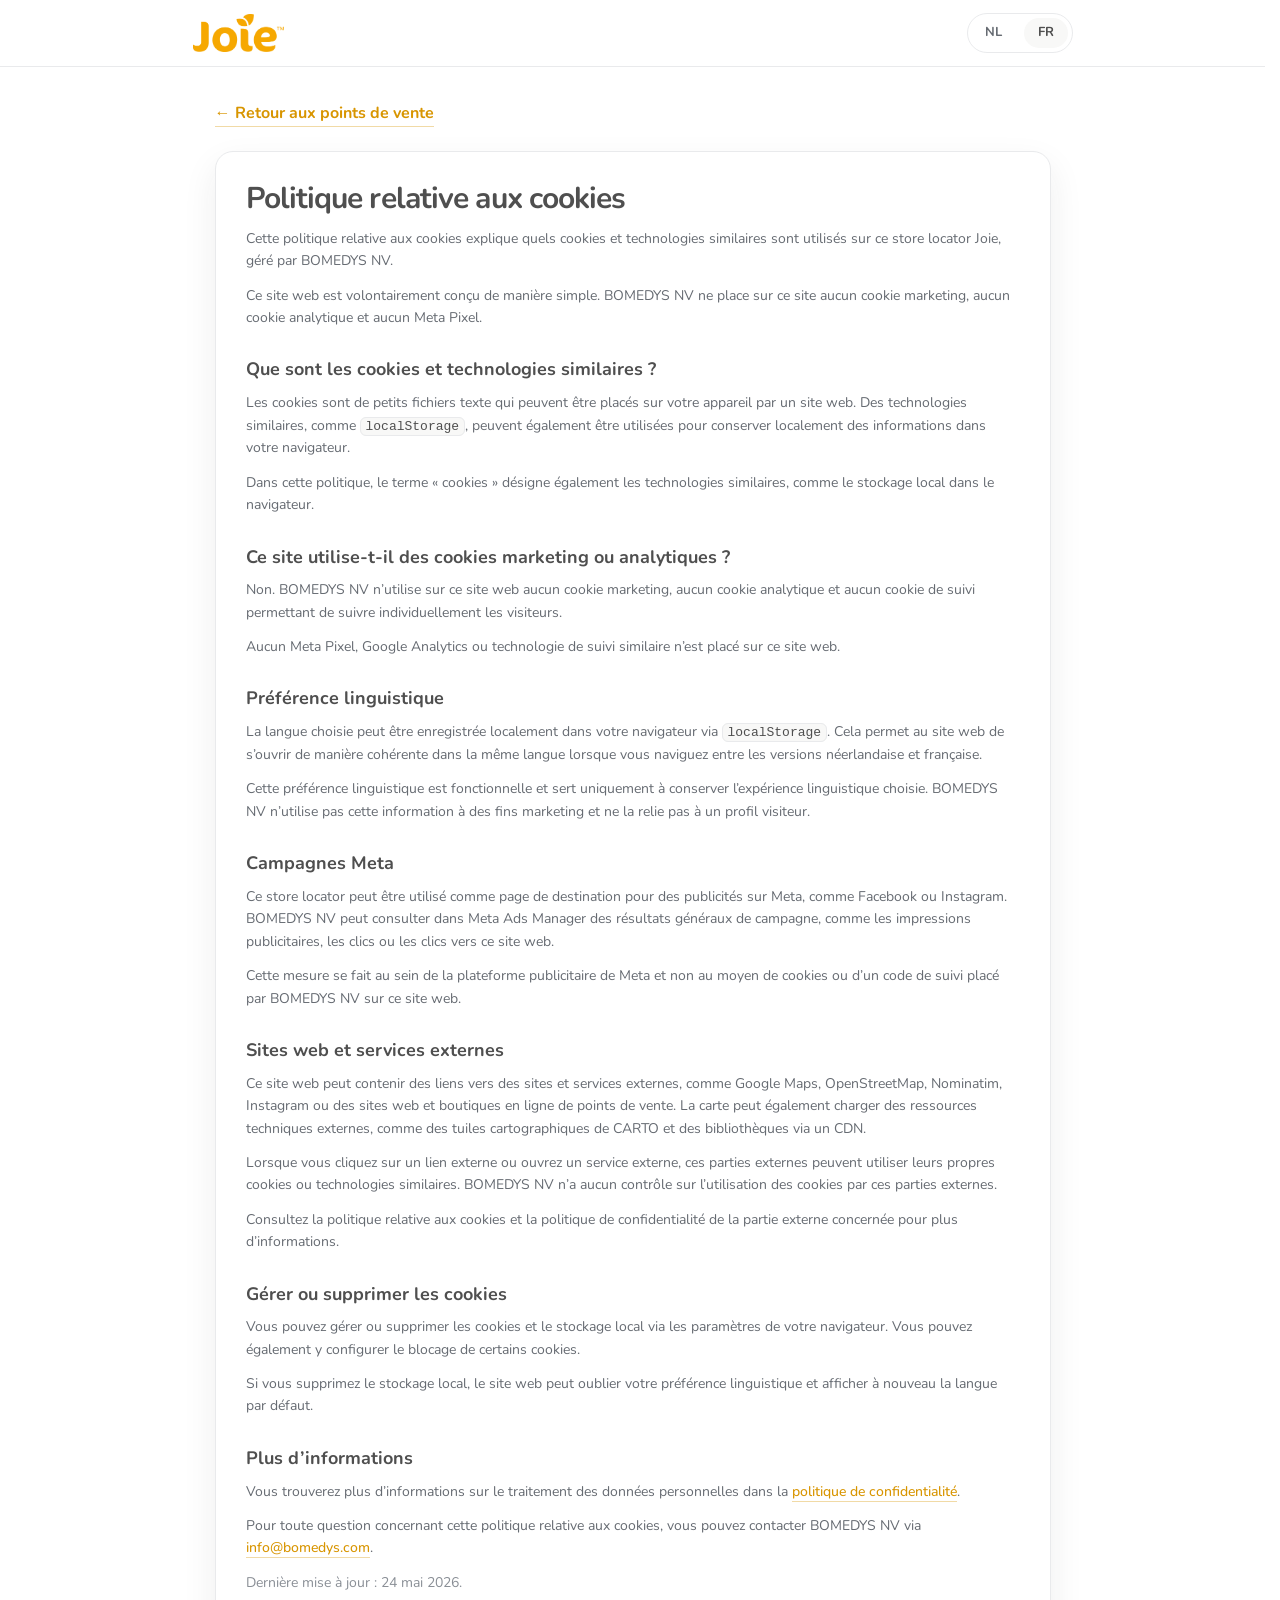
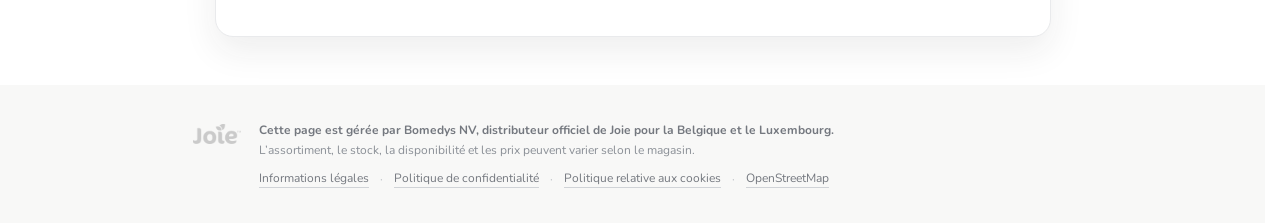
<file: cookies-fr.html>
<!DOCTYPE html>
<html lang="fr">
<head>
  <meta charset="UTF-8">
  <meta name="viewport" content="width=device-width, initial-scale=1.0">
  <title>Politique relative aux cookies | Points de vente Joie Belgique et Luxembourg</title>
  <meta name="description" content="Politique relative aux cookies du store locator Joie pour la Belgique et le Luxembourg, géré par BOMEDYS NV.">
  <meta name="robots" content="noindex, follow">

  <link rel="preconnect" href="https://fonts.googleapis.com">
  <link rel="preconnect" href="https://fonts.gstatic.com" crossorigin>
  <link href="https://fonts.googleapis.com/css2?family=Nunito:wght@400;500;600;700;800&display=swap" rel="stylesheet">

  <style>
    :root {
      --joie-yellow: #F2A900;
      --joie-yellow-dark: #D89500;
      --joie-blue: #407EC9;
      --text-main: #4F4F4F;
      --text-muted: #666B72;
      --text-soft: #8A8F96;
      --line: #E9EAEC;
      --surface: #FFFFFF;
      --surface-soft: #F8F8F7;
      --surface-warm: #FFF8E7;
      --shadow: 0 14px 34px rgba(35, 37, 41, 0.08);
      --content-width: 880px;
      --page-padding-x: 22px;
      --header-logo-height: 38px;
    }

    * {
      margin: 0;
      padding: 0;
      box-sizing: border-box;
    }

    html {
      scroll-behavior: smooth;
      overflow-y: scroll;
      scrollbar-gutter: stable;
    }

    body {
      min-height: 100vh;
      font-family: 'Nunito', -apple-system, BlinkMacSystemFont, 'Segoe UI', sans-serif;
      background: var(--surface);
      color: var(--text-main);
      line-height: 1.6;
      display: flex;
      flex-direction: column;
    }

    img {
      max-width: 100%;
    }

    a {
      color: inherit;
      text-decoration: none;
    }

    button,
    input {
      font: inherit;
    }

    .top-header {
      width: 100%;
      background: rgba(255, 255, 255, 0.96);
      border-bottom: 1px solid var(--line);
      padding: 13px var(--page-padding-x);
      position: sticky;
      top: 0;
      z-index: 10;
      backdrop-filter: blur(12px);
    }

    .header-content {
      max-width: var(--content-width);
      min-height: var(--header-logo-height);
      margin: 0 auto;
      display: flex;
      align-items: center;
      justify-content: space-between;
      gap: 16px;
    }

    .logo-container {
      height: var(--header-logo-height);
      display: inline-flex;
      align-items: center;
      line-height: 0;
      border-bottom: 0;
    }

    .logo-container img {
      display: block;
      height: 100%;
      width: auto;
      max-width: min(180px, 48vw);
    }

    .language-switch {
      display: flex;
      align-items: center;
      justify-content: center;
      gap: 8px;
      padding: 4px;
      border: 1px solid var(--line);
      border-radius: 999px;
      background: #fff;
    }

    .lang-btn {
      min-width: 44px;
      padding: 7px 13px;
      border: 0;
      border-radius: 999px;
      background: transparent;
      color: var(--text-muted);
      font-size: 13px;
      font-weight: 700;
      line-height: 1.2;
      text-align: center;
      cursor: pointer;
      transition: color 0.2s ease, background-color 0.2s ease;
    }

    .lang-btn:hover {
      color: var(--text-main);
      background: var(--surface-soft);
    }

    .lang-btn.active {
      background: var(--surface-soft);
      color: var(--text-main);
      box-shadow: none;
    }

    .page {
      width: 100%;
      max-width: var(--content-width);
      margin: 0 auto;
      padding: 34px var(--page-padding-x) 20px;
      flex: 1 0 auto;
    }

    .back-link {
      display: inline-flex;
      margin-bottom: 24px;
      font-weight: 700;
      color: var(--joie-yellow-dark);
      border-bottom: 1px solid rgba(216, 149, 0, 0.35);
    }

    .back-link:hover {
      border-bottom-color: var(--joie-yellow-dark);
    }

    .content-card {
      background: #fff;
      border: 1px solid var(--line);
      border-radius: 18px;
      padding: 30px;
      box-shadow: var(--shadow);
      font-size: 14px;
    }

    h1 {
      color: var(--text-main);
      font-size: clamp(24px, 5vw, 30px);
      line-height: 1.12;
      font-weight: 700;
      letter-spacing: -0.03em;
      margin-bottom: 12px;
    }

    h2 {
      font-size: 18px;
      margin: 26px 0 8px;
      font-weight: 700;
      color: var(--text-main);
    }

    p {
      color: var(--text-muted);
      margin-bottom: 12px;
    }

    ul {
      color: var(--text-muted);
      margin: 8px 0 14px 20px;
    }

    li {
      margin-bottom: 5px;
    }

    code {
      font-family: ui-monospace, SFMono-Regular, Menlo, Monaco, Consolas, monospace;
      font-size: 13px;
      background: var(--surface-soft);
      border: 1px solid var(--line);
      border-radius: 6px;
      padding: 1px 5px;
      color: var(--text-main);
    }

    .content-card a {
      color: var(--joie-yellow-dark);
      font-weight: 500;
      border-bottom: 1px solid rgba(216, 149, 0, 0.35);
    }

    .content-card a:hover {
      border-bottom-color: var(--joie-yellow-dark);
    }

    .small-note {
      font-size: 14px;
      color: var(--text-soft);
      margin-top: 4px;
    }

    .site-footer {
      margin-top: 28px;
      padding: 36px var(--page-padding-x);
      background: var(--surface-soft);
      color: var(--text-soft);
      font-size: 12px;
      line-height: 1.5;
      flex-shrink: 0;
    }

    .footer-content {
      width: 100%;
      max-width: var(--content-width);
      margin: 0 auto;
      display: grid;
      grid-template-columns: auto minmax(0, 1fr);
      gap: 18px;
      align-items: start;
    }

    .footer-logo {
      display: block;
      height: 20px;
      width: auto;
      margin-top: 3px;
      filter: grayscale(100%) contrast(110%);
      opacity: 0.64;
    }

    .footer-body {
      min-width: 0;
      display: flex;
      flex-direction: column;
      gap: 10px;
    }

    .footer-official {
      font-weight: 700;
      color: #74787F;
      margin-bottom: 2px;
    }

    .footer-disclaimer {
      color: var(--text-soft);
      margin-bottom: 0;
    }

    .footer-links {
      display: flex;
      flex-wrap: wrap;
      align-items: center;
      gap: 7px 11px;
      color: #A5A9AF;
    }

    .footer-links a {
      color: #74787F;
      border-bottom: 1px solid #D0D3D7;
    }

    .footer-links a:hover {
      color: var(--joie-yellow-dark);
      border-bottom-color: var(--joie-yellow-dark);
    }

    .footer-separator {
      color: #B8BBC1;
    }

    @media (max-width: 720px) {
      :root {
        --page-padding-x: 16px;
        --header-logo-height: 33px;
      }

      .top-header {
        padding-top: 10px;
        padding-bottom: 10px;
      }

      .header-content {
        position: relative;
        justify-content: center;
      }

      .logo-container {
        position: absolute;
        left: 0;
      }

      .language-switch {
        position: absolute;
        right: 0;
        margin: 0;
      }

      .content-card {
        padding: 22px;
        border-radius: 16px;
      }

      .footer-content {
        grid-template-columns: 1fr;
        text-align: center;
        justify-items: center;
        gap: 12px;
      }

      .site-footer {
        margin-top: 24px;
        padding: 32px 24px;
      }

      .footer-logo {
        margin: 0 auto;
      }

      .footer-body {
        align-items: center;
      }

      .footer-links {
        justify-content: center;
      }

      .lang-btn {
        min-width: 39px;
        padding: 6px 10px;
        font-size: 12px;
      }
    }
  </style>
</head>

<body>
  <header class="top-header">
    <div class="header-content">
      <a class="logo-container" href="./index-fr.html" aria-label="Joie">
        <img src="Joie-Logo.webp" alt="Joie">
      </a>

      <nav class="language-switch" aria-label="Taalkeuze / Choix de langue">
        <a class="lang-btn" href="./cookies.html" hreflang="nl">NL</a>
        <a class="lang-btn active" href="./cookies-fr.html" hreflang="fr">FR</a>
      </nav>
    </div>
  </header>

  <main class="page">
    <a class="back-link" href="./index-fr.html">← Retour aux points de vente</a>

    <article class="content-card">
      <h1>Politique relative aux cookies</h1>

      <p>
        Cette politique relative aux cookies explique quels cookies et technologies similaires sont utilisés sur ce
        store locator Joie, géré par BOMEDYS NV.
      </p>

      <p>
        Ce site web est volontairement conçu de manière simple. BOMEDYS NV ne place sur ce site aucun cookie marketing,
        aucun cookie analytique et aucun Meta Pixel.
      </p>

      <h2>Que sont les cookies et technologies similaires ?</h2>

      <p>
        Les cookies sont de petits fichiers texte qui peuvent être placés sur votre appareil par un site web.
        Des technologies similaires, comme <code>localStorage</code>, peuvent également être utilisées pour conserver
        localement des informations dans votre navigateur.
      </p>

      <p>
        Dans cette politique, le terme « cookies » désigne également les technologies similaires, comme le stockage local
        dans le navigateur.
      </p>

      <h2>Ce site utilise-t-il des cookies marketing ou analytiques ?</h2>

      <p>
        Non. BOMEDYS NV n’utilise sur ce site web aucun cookie marketing, aucun cookie analytique et aucun cookie de suivi
        permettant de suivre individuellement les visiteurs.
      </p>

      <p>
        Aucun Meta Pixel, Google Analytics ou technologie de suivi similaire n’est placé sur ce site web.
      </p>

      <h2>Préférence linguistique</h2>

      <p>
        La langue choisie peut être enregistrée localement dans votre navigateur via <code>localStorage</code>.
        Cela permet au site web de s’ouvrir de manière cohérente dans la même langue lorsque vous naviguez entre
        les versions néerlandaise et française.
      </p>

      <p>
        Cette préférence linguistique est fonctionnelle et sert uniquement à conserver l’expérience linguistique choisie.
        BOMEDYS NV n’utilise pas cette information à des fins marketing et ne la relie pas à un profil visiteur.
      </p>

      <h2>Campagnes Meta</h2>

      <p>
        Ce store locator peut être utilisé comme page de destination pour des publicités sur Meta, comme Facebook ou Instagram.
        BOMEDYS NV peut consulter dans Meta Ads Manager des résultats généraux de campagne, comme les impressions publicitaires,
        les clics ou les clics vers ce site web.
      </p>

      <p>
        Cette mesure se fait au sein de la plateforme publicitaire de Meta et non au moyen de cookies ou d’un code de suivi
        placé par BOMEDYS NV sur ce site web.
      </p>

      <h2>Sites web et services externes</h2>

      <p>
        Ce site web peut contenir des liens vers des sites et services externes, comme Google Maps, OpenStreetMap,
        Nominatim, Instagram ou des sites web et boutiques en ligne de points de vente. La carte peut également charger
        des ressources techniques externes, comme des tuiles cartographiques de CARTO et des bibliothèques via un CDN.
      </p>

      <p>
        Lorsque vous cliquez sur un lien externe ou ouvrez un service externe, ces parties externes peuvent utiliser
        leurs propres cookies ou technologies similaires. BOMEDYS NV n’a aucun contrôle sur l’utilisation des cookies
        par ces parties externes.
      </p>

      <p>
        Consultez la politique relative aux cookies et la politique de confidentialité de la partie externe concernée
        pour plus d’informations.
      </p>

      <h2>Gérer ou supprimer les cookies</h2>

      <p>
        Vous pouvez gérer ou supprimer les cookies et le stockage local via les paramètres de votre navigateur.
        Vous pouvez également y configurer le blocage de certains cookies.
      </p>

      <p>
        Si vous supprimez le stockage local, le site web peut oublier votre préférence linguistique et afficher à nouveau
        la langue par défaut.
      </p>

      <h2>Plus d’informations</h2>

      <p>
        Vous trouverez plus d’informations sur le traitement des données personnelles dans la
        <a href="./privacy-fr.html">politique de confidentialité</a>.
      </p>

      <p>
        Pour toute question concernant cette politique relative aux cookies, vous pouvez contacter BOMEDYS NV via
        <a href="mailto:info@bomedys.com">info@bomedys.com</a>.
      </p>
            <p class="small-note">
        Dernière mise à jour : 24 mai 2026.
      </p>
    </article>
  </main>

  <footer class="site-footer">
    <div class="footer-content">
      <img class="footer-logo" src="Joie-Logo.webp" alt="Joie">

      <div class="footer-body">
        <div>
          <p class="footer-official">
            Cette page est gérée par Bomedys NV, distributeur officiel de Joie pour la Belgique et le Luxembourg.
          </p>
          <p class="footer-disclaimer">
            L’assortiment, le stock, la disponibilité et les prix peuvent varier selon le magasin.
          </p>
        </div>

        <nav class="footer-links" aria-label="Liens de pied de page">
          <a href="./info-fr.html">Informations légales</a>
          <span class="footer-separator">·</span>
          <a href="./privacy-fr.html">Politique de confidentialité</a>
          <span class="footer-separator">·</span>
          <a href="./cookies-fr.html">Politique relative aux cookies</a>
          <span class="footer-separator">·</span>
          <a href="./openstreetmap-fr.html">OpenStreetMap</a>
        </nav>
      </div>
    </div>
  </footer>

  <script>
    try { window.localStorage.setItem('joie_language', 'fr'); } catch (error) {}
  </script>
</body>
</html>
</file>
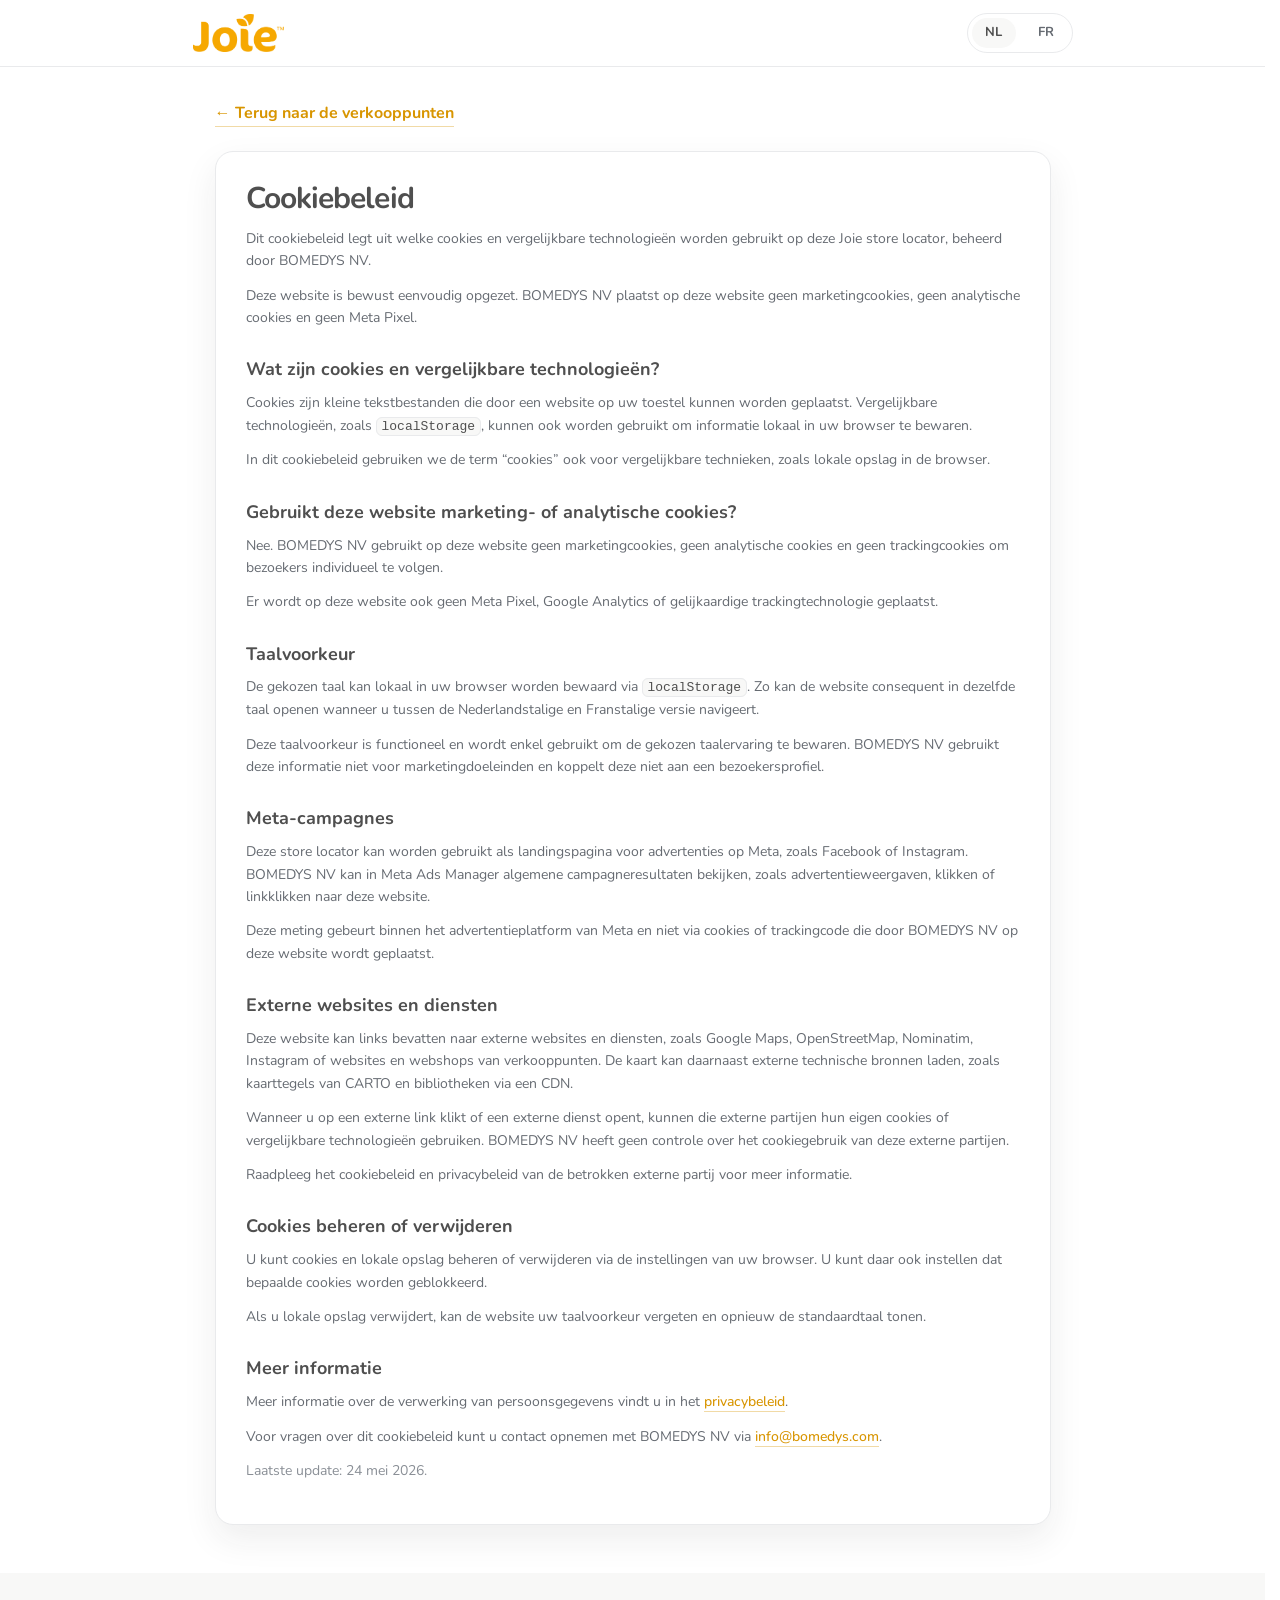
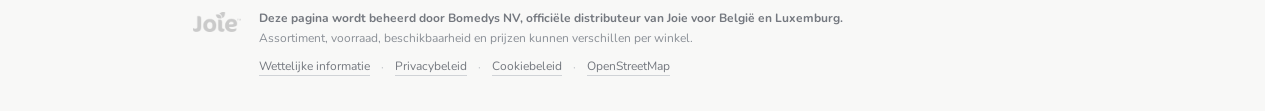
<file: cookies.html>
<!DOCTYPE html>
<html lang="nl">
<head>
  <meta charset="UTF-8">
  <meta name="viewport" content="width=device-width, initial-scale=1.0">
  <title>Cookiebeleid | Joie verkooppunten België en Luxemburg</title>
  <meta name="description" content="Cookiebeleid van de Joie store locator voor België en Luxemburg, beheerd door BOMEDYS NV.">
  <meta name="robots" content="noindex, follow">

  <link rel="preconnect" href="https://fonts.googleapis.com">
  <link rel="preconnect" href="https://fonts.gstatic.com" crossorigin>
  <link href="https://fonts.googleapis.com/css2?family=Nunito:wght@400;500;600;700;800&display=swap" rel="stylesheet">

  <style>
    :root {
      --joie-yellow: #F2A900;
      --joie-yellow-dark: #D89500;
      --joie-blue: #407EC9;
      --text-main: #4F4F4F;
      --text-muted: #666B72;
      --text-soft: #8A8F96;
      --line: #E9EAEC;
      --surface: #FFFFFF;
      --surface-soft: #F8F8F7;
      --surface-warm: #FFF8E7;
      --shadow: 0 14px 34px rgba(35, 37, 41, 0.08);
      --content-width: 880px;
      --page-padding-x: 22px;
      --header-logo-height: 38px;
    }

    * {
      margin: 0;
      padding: 0;
      box-sizing: border-box;
    }

    html {
      scroll-behavior: smooth;
      overflow-y: scroll;
      scrollbar-gutter: stable;
    }

    body {
      min-height: 100vh;
      font-family: 'Nunito', -apple-system, BlinkMacSystemFont, 'Segoe UI', sans-serif;
      background: var(--surface);
      color: var(--text-main);
      line-height: 1.6;
      display: flex;
      flex-direction: column;
    }

    img {
      max-width: 100%;
    }

    a {
      color: inherit;
      text-decoration: none;
    }

    button,
    input {
      font: inherit;
    }

    .top-header {
      width: 100%;
      background: rgba(255, 255, 255, 0.96);
      border-bottom: 1px solid var(--line);
      padding: 13px var(--page-padding-x);
      position: sticky;
      top: 0;
      z-index: 10;
      backdrop-filter: blur(12px);
    }

    .header-content {
      max-width: var(--content-width);
      min-height: var(--header-logo-height);
      margin: 0 auto;
      display: flex;
      align-items: center;
      justify-content: space-between;
      gap: 16px;
    }

    .logo-container {
      height: var(--header-logo-height);
      display: inline-flex;
      align-items: center;
      line-height: 0;
      border-bottom: 0;
    }

    .logo-container img {
      display: block;
      height: 100%;
      width: auto;
      max-width: min(180px, 48vw);
    }

    .language-switch {
      display: flex;
      align-items: center;
      justify-content: center;
      gap: 8px;
      padding: 4px;
      border: 1px solid var(--line);
      border-radius: 999px;
      background: #fff;
    }

    .lang-btn {
      min-width: 44px;
      padding: 7px 13px;
      border: 0;
      border-radius: 999px;
      background: transparent;
      color: var(--text-muted);
      font-size: 13px;
      font-weight: 700;
      line-height: 1.2;
      text-align: center;
      cursor: pointer;
      transition: color 0.2s ease, background-color 0.2s ease;
    }

    .lang-btn:hover {
      color: var(--text-main);
      background: var(--surface-soft);
    }

    .lang-btn.active {
      background: var(--surface-soft);
      color: var(--text-main);
      box-shadow: none;
    }

    .page {
      width: 100%;
      max-width: var(--content-width);
      margin: 0 auto;
      padding: 34px var(--page-padding-x) 20px;
      flex: 1 0 auto;
    }

    .back-link {
      display: inline-flex;
      margin-bottom: 24px;
      font-weight: 700;
      color: var(--joie-yellow-dark);
      border-bottom: 1px solid rgba(216, 149, 0, 0.35);
    }

    .back-link:hover {
      border-bottom-color: var(--joie-yellow-dark);
    }

    .content-card {
      background: #fff;
      border: 1px solid var(--line);
      border-radius: 18px;
      padding: 30px;
      box-shadow: var(--shadow);
      font-size: 14px;
    }

    h1 {
      color: var(--text-main);
      font-size: clamp(24px, 5vw, 30px);
      line-height: 1.12;
      font-weight: 700;
      letter-spacing: -0.03em;
      margin-bottom: 12px;
    }

    h2 {
      font-size: 18px;
      margin: 26px 0 8px;
      font-weight: 700;
      color: var(--text-main);
    }

    p {
      color: var(--text-muted);
      margin-bottom: 12px;
    }

    ul {
      color: var(--text-muted);
      margin: 8px 0 14px 20px;
    }

    li {
      margin-bottom: 5px;
    }

    code {
      font-family: ui-monospace, SFMono-Regular, Menlo, Monaco, Consolas, monospace;
      font-size: 13px;
      background: var(--surface-soft);
      border: 1px solid var(--line);
      border-radius: 6px;
      padding: 1px 5px;
      color: var(--text-main);
    }

    .content-card a {
      color: var(--joie-yellow-dark);
      font-weight: 500;
      border-bottom: 1px solid rgba(216, 149, 0, 0.35);
    }

    .content-card a:hover {
      border-bottom-color: var(--joie-yellow-dark);
    }

    .small-note {
      font-size: 14px;
      color: var(--text-soft);
      margin-top: 4px;
    }

    .site-footer {
      margin-top: 28px;
      padding: 36px var(--page-padding-x);
      background: var(--surface-soft);
      color: var(--text-soft);
      font-size: 12px;
      line-height: 1.5;
      flex-shrink: 0;
    }

    .footer-content {
      width: 100%;
      max-width: var(--content-width);
      margin: 0 auto;
      display: grid;
      grid-template-columns: auto minmax(0, 1fr);
      gap: 18px;
      align-items: start;
    }

    .footer-logo {
      display: block;
      height: 20px;
      width: auto;
      margin-top: 3px;
      filter: grayscale(100%) contrast(110%);
      opacity: 0.64;
    }

    .footer-body {
      min-width: 0;
      display: flex;
      flex-direction: column;
      gap: 10px;
    }

    .footer-official {
      font-weight: 700;
      color: #74787F;
      margin-bottom: 2px;
    }

    .footer-disclaimer {
      color: var(--text-soft);
      margin-bottom: 0;
    }

    .footer-links {
      display: flex;
      flex-wrap: wrap;
      align-items: center;
      gap: 7px 11px;
      color: #A5A9AF;
    }

    .footer-links a {
      color: #74787F;
      border-bottom: 1px solid #D0D3D7;
    }

    .footer-links a:hover {
      color: var(--joie-yellow-dark);
      border-bottom-color: var(--joie-yellow-dark);
    }

    .footer-separator {
      color: #B8BBC1;
    }

    @media (max-width: 720px) {
      :root {
        --page-padding-x: 16px;
        --header-logo-height: 33px;
      }

      .top-header {
        padding-top: 10px;
        padding-bottom: 10px;
      }

      .header-content {
        position: relative;
        justify-content: center;
      }

      .logo-container {
        position: absolute;
        left: 0;
      }

      .language-switch {
        position: absolute;
        right: 0;
        margin: 0;
      }

      .content-card {
        padding: 22px;
        border-radius: 16px;
      }

      .footer-content {
        grid-template-columns: 1fr;
        text-align: center;
        justify-items: center;
        gap: 12px;
      }

      .site-footer {
        margin-top: 24px;
        padding: 32px 24px;
      }

      .footer-logo {
        margin: 0 auto;
      }

      .footer-body {
        align-items: center;
      }

      .footer-links {
        justify-content: center;
      }

      .lang-btn {
        min-width: 39px;
        padding: 6px 10px;
        font-size: 12px;
      }
    }
  </style>
</head>

<body>
  <header class="top-header">
    <div class="header-content">
      <a class="logo-container" href="./index.html" aria-label="Joie">
        <img src="Joie-Logo.webp" alt="Joie">
      </a>

      <nav class="language-switch" aria-label="Taalkeuze / Choix de langue">
        <a class="lang-btn active" href="./cookies.html" hreflang="nl">NL</a>
        <a class="lang-btn" href="./cookies-fr.html" hreflang="fr">FR</a>
      </nav>
    </div>
  </header>

  <main class="page">
    <a class="back-link" href="./index.html">← Terug naar de verkooppunten</a>

    <article class="content-card">
      <h1>Cookiebeleid</h1>

      <p>
        Dit cookiebeleid legt uit welke cookies en vergelijkbare technologieën worden gebruikt op deze Joie store locator,
        beheerd door BOMEDYS NV.
      </p>

      <p>
        Deze website is bewust eenvoudig opgezet. BOMEDYS NV plaatst op deze website geen marketingcookies,
        geen analytische cookies en geen Meta Pixel.
      </p>

      <h2>Wat zijn cookies en vergelijkbare technologieën?</h2>

      <p>
        Cookies zijn kleine tekstbestanden die door een website op uw toestel kunnen worden geplaatst.
        Vergelijkbare technologieën, zoals <code>localStorage</code>, kunnen ook worden gebruikt om informatie
        lokaal in uw browser te bewaren.
      </p>

      <p>
        In dit cookiebeleid gebruiken we de term “cookies” ook voor vergelijkbare technieken, zoals lokale opslag
        in de browser.
      </p>

      <h2>Gebruikt deze website marketing- of analytische cookies?</h2>

      <p>
        Nee. BOMEDYS NV gebruikt op deze website geen marketingcookies, geen analytische cookies en geen trackingcookies
        om bezoekers individueel te volgen.
      </p>

      <p>
        Er wordt op deze website ook geen Meta Pixel, Google Analytics of gelijkaardige trackingtechnologie geplaatst.
      </p>

      <h2>Taalvoorkeur</h2>

      <p>
        De gekozen taal kan lokaal in uw browser worden bewaard via <code>localStorage</code>.
        Zo kan de website consequent in dezelfde taal openen wanneer u tussen de Nederlandstalige en Franstalige versie navigeert.
      </p>

      <p>
        Deze taalvoorkeur is functioneel en wordt enkel gebruikt om de gekozen taalervaring te bewaren.
        BOMEDYS NV gebruikt deze informatie niet voor marketingdoeleinden en koppelt deze niet aan een bezoekersprofiel.
      </p>

      <h2>Meta-campagnes</h2>

      <p>
        Deze store locator kan worden gebruikt als landingspagina voor advertenties op Meta, zoals Facebook of Instagram.
        BOMEDYS NV kan in Meta Ads Manager algemene campagneresultaten bekijken, zoals advertentieweergaven, klikken
        of linkklikken naar deze website.
      </p>

      <p>
        Deze meting gebeurt binnen het advertentieplatform van Meta en niet via cookies of trackingcode die door
        BOMEDYS NV op deze website wordt geplaatst.
      </p>

      <h2>Externe websites en diensten</h2>

      <p>
        Deze website kan links bevatten naar externe websites en diensten, zoals Google Maps, OpenStreetMap,
        Nominatim, Instagram of websites en webshops van verkooppunten. De kaart kan daarnaast externe technische
        bronnen laden, zoals kaarttegels van CARTO en bibliotheken via een CDN.
      </p>

      <p>
        Wanneer u op een externe link klikt of een externe dienst opent, kunnen die externe partijen hun eigen cookies
        of vergelijkbare technologieën gebruiken. BOMEDYS NV heeft geen controle over het cookiegebruik van deze externe partijen.
      </p>

      <p>
        Raadpleeg het cookiebeleid en privacybeleid van de betrokken externe partij voor meer informatie.
      </p>

      <h2>Cookies beheren of verwijderen</h2>

      <p>
        U kunt cookies en lokale opslag beheren of verwijderen via de instellingen van uw browser.
        U kunt daar ook instellen dat bepaalde cookies worden geblokkeerd.
      </p>

      <p>
        Als u lokale opslag verwijdert, kan de website uw taalvoorkeur vergeten en opnieuw de standaardtaal tonen.
      </p>

      <h2>Meer informatie</h2>

      <p>
        Meer informatie over de verwerking van persoonsgegevens vindt u in het
        <a href="./privacy.html">privacybeleid</a>.
      </p>

      <p>
        Voor vragen over dit cookiebeleid kunt u contact opnemen met BOMEDYS NV via
        <a href="mailto:info@bomedys.com">info@bomedys.com</a>.
      </p>
            <p class="small-note">
        Laatste update: 24 mei 2026.
      </p>
    </article>
  </main>

  <footer class="site-footer">
    <div class="footer-content">
      <img class="footer-logo" src="Joie-Logo.webp" alt="Joie">

      <div class="footer-body">
        <div>
          <p class="footer-official">
            Deze pagina wordt beheerd door Bomedys NV, officiële distributeur van Joie voor België en Luxemburg.
          </p>
          <p class="footer-disclaimer">
            Assortiment, voorraad, beschikbaarheid en prijzen kunnen verschillen per winkel.
          </p>
        </div>

        <nav class="footer-links" aria-label="Footer links">
          <a href="./info.html">Wettelijke informatie</a>
          <span class="footer-separator">·</span>
          <a href="./privacy.html">Privacybeleid</a>
          <span class="footer-separator">·</span>
          <a href="./cookies.html">Cookiebeleid</a>
          <span class="footer-separator">·</span>
          <a href="./openstreetmap.html">OpenStreetMap</a>
        </nav>
      </div>
    </div>
  </footer>

  <script>
    try { window.localStorage.setItem('joie_language', 'nl'); } catch (error) {}
  </script>
</body>
</html>
</file>
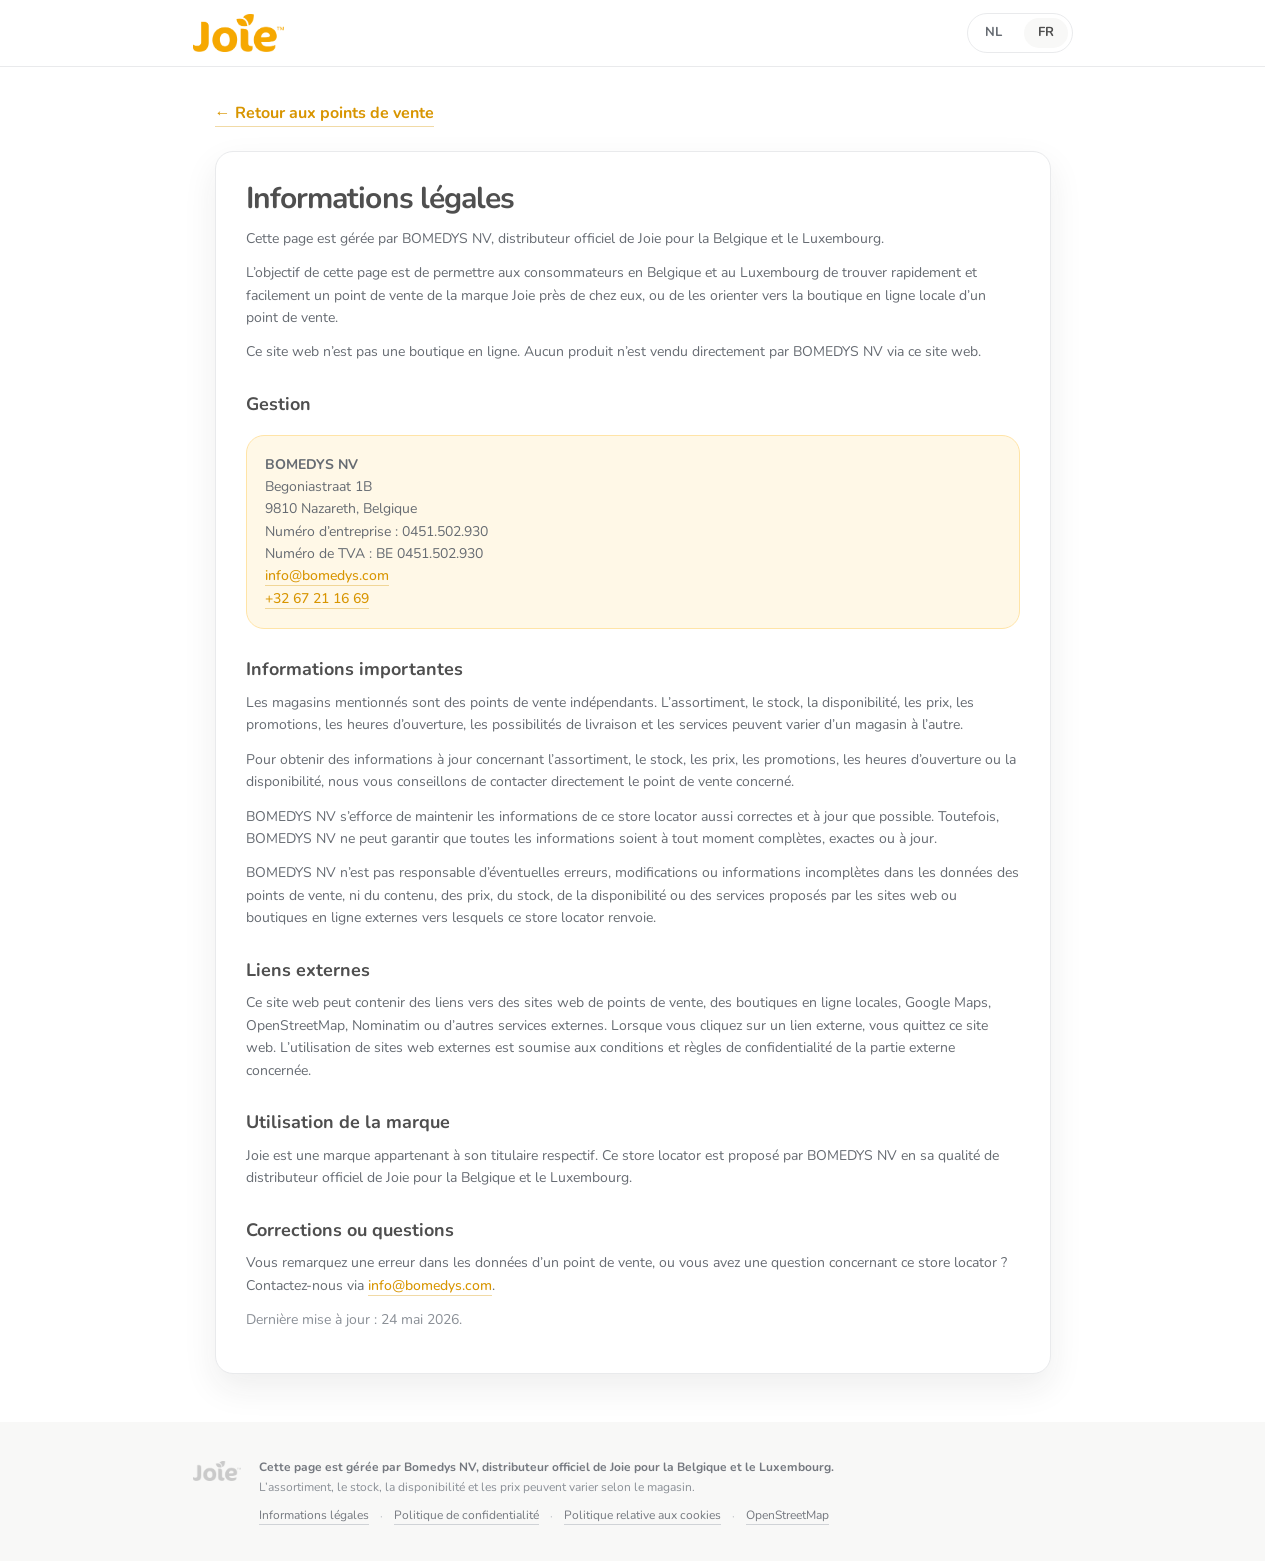
<file: info-fr.html>
<!DOCTYPE html>
<html lang="fr">
<head>
  <meta charset="UTF-8">
  <meta name="viewport" content="width=device-width, initial-scale=1.0">
  <title>Informations légales | Points de vente Joie Belgique et Luxembourg</title>
  <meta name="description" content="Informations légales relatives au store locator Joie pour la Belgique et le Luxembourg, géré par BOMEDYS NV.">
  <meta name="robots" content="noindex, follow">

  <link rel="preconnect" href="https://fonts.googleapis.com">
  <link rel="preconnect" href="https://fonts.gstatic.com" crossorigin>
  <link href="https://fonts.googleapis.com/css2?family=Nunito:wght@400;500;600;700;800&display=swap" rel="stylesheet">

  <style>
    :root {
      --joie-yellow: #F2A900;
      --joie-yellow-dark: #D89500;
      --joie-blue: #407EC9;
      --text-main: #4F4F4F;
      --text-muted: #666B72;
      --text-soft: #8A8F96;
      --line: #E9EAEC;
      --surface: #FFFFFF;
      --surface-soft: #F8F8F7;
      --surface-warm: #FFF8E7;
      --shadow: 0 14px 34px rgba(35, 37, 41, 0.08);
      --content-width: 880px;
      --page-padding-x: 22px;
      --header-logo-height: 38px;
    }

    * {
      margin: 0;
      padding: 0;
      box-sizing: border-box;
    }

    html {
      scroll-behavior: smooth;
      overflow-y: scroll;
      scrollbar-gutter: stable;
    }

    body {
      min-height: 100vh;
      font-family: 'Nunito', -apple-system, BlinkMacSystemFont, 'Segoe UI', sans-serif;
      background: var(--surface);
      color: var(--text-main);
      line-height: 1.6;
      display: flex;
      flex-direction: column;
    }

    img {
      max-width: 100%;
    }

    a {
      color: inherit;
      text-decoration: none;
    }

    button,
    input {
      font: inherit;
    }

    .top-header {
      width: 100%;
      background: rgba(255, 255, 255, 0.96);
      border-bottom: 1px solid var(--line);
      padding: 13px var(--page-padding-x);
      position: sticky;
      top: 0;
      z-index: 10;
      backdrop-filter: blur(12px);
    }

    .header-content {
      max-width: var(--content-width);
      min-height: var(--header-logo-height);
      margin: 0 auto;
      display: flex;
      align-items: center;
      justify-content: space-between;
      gap: 16px;
    }

    .logo-container {
      height: var(--header-logo-height);
      display: inline-flex;
      align-items: center;
      line-height: 0;
      border-bottom: 0;
    }

    .logo-container img {
      display: block;
      height: 100%;
      width: auto;
      max-width: min(180px, 48vw);
    }

    .language-switch {
      display: flex;
      align-items: center;
      justify-content: center;
      gap: 8px;
      padding: 4px;
      border: 1px solid var(--line);
      border-radius: 999px;
      background: #fff;
    }

    .lang-btn {
      min-width: 44px;
      padding: 7px 13px;
      border: 0;
      border-radius: 999px;
      background: transparent;
      color: var(--text-muted);
      font-size: 13px;
      font-weight: 700;
      line-height: 1.2;
      text-align: center;
      cursor: pointer;
      transition: color 0.2s ease, background-color 0.2s ease;
    }

    .lang-btn:hover {
      color: var(--text-main);
      background: var(--surface-soft);
    }

    .lang-btn.active {
      background: var(--surface-soft);
      color: var(--text-main);
      box-shadow: none;
    }

    .page {
      width: 100%;
      max-width: var(--content-width);
      margin: 0 auto;
      padding: 34px var(--page-padding-x) 20px;
      flex: 1 0 auto;
    }

    .back-link {
      display: inline-flex;
      margin-bottom: 24px;
      font-weight: 700;
      color: var(--joie-yellow-dark);
      border-bottom: 1px solid rgba(216, 149, 0, 0.35);
    }

    .back-link:hover {
      border-bottom-color: var(--joie-yellow-dark);
    }

    .content-card {
      background: #fff;
      border: 1px solid var(--line);
      border-radius: 18px;
      padding: 30px;
      box-shadow: var(--shadow);
      font-size: 14px;
    }

    h1 {
      color: var(--text-main);
      font-size: clamp(24px, 5vw, 30px);
      line-height: 1.12;
      font-weight: 700;
      letter-spacing: -0.03em;
      margin-bottom: 12px;
    }

    h2 {
      font-size: 18px;
      margin: 26px 0 8px;
      font-weight: 700;
      color: var(--text-main);
    }

    p {
      color: var(--text-muted);
      margin-bottom: 12px;
    }

    .company-card {
      margin-top: 16px;
      padding: 18px;
      border-radius: 18px;
      background: var(--surface-warm);
      border: 1px solid #FFE4A7;
    }

    .company-card p {
      margin-bottom: 0;
    }

    .content-card a {
      color: var(--joie-yellow-dark);
      font-weight: 500;
      border-bottom: 1px solid rgba(216, 149, 0, 0.35);
    }

    .content-card a:hover {
      border-bottom-color: var(--joie-yellow-dark);
    }

    .small-note {
      font-size: 14px;
      color: var(--text-soft);
      margin-top: 4px;
    }

    .site-footer {
      margin-top: 28px;
      padding: 36px var(--page-padding-x);
      background: var(--surface-soft);
      color: var(--text-soft);
      font-size: 12px;
      line-height: 1.5;
      flex-shrink: 0;
    }

    .footer-content {
      width: 100%;
      max-width: var(--content-width);
      margin: 0 auto;
      display: grid;
      grid-template-columns: auto minmax(0, 1fr);
      gap: 18px;
      align-items: start;
    }

    .footer-logo {
      display: block;
      height: 20px;
      width: auto;
      margin-top: 3px;
      filter: grayscale(100%) contrast(110%);
      opacity: 0.64;
    }

    .footer-body {
      min-width: 0;
      display: flex;
      flex-direction: column;
      gap: 10px;
    }

    .footer-official {
      font-weight: 700;
      color: #74787F;
      margin-bottom: 2px;
    }

    .footer-disclaimer {
      color: var(--text-soft);
      margin-bottom: 0;
    }

    .footer-links {
      display: flex;
      flex-wrap: wrap;
      align-items: center;
      gap: 7px 11px;
      color: #A5A9AF;
    }

    .footer-links a {
      color: #74787F;
      border-bottom: 1px solid #D0D3D7;
    }

    .footer-links a:hover {
      color: var(--joie-yellow-dark);
      border-bottom-color: var(--joie-yellow-dark);
    }

    .footer-separator {
      color: #B8BBC1;
    }

    @media (max-width: 720px) {
      :root {
        --page-padding-x: 16px;
        --header-logo-height: 33px;
      }

      .top-header {
        padding-top: 10px;
        padding-bottom: 10px;
      }

      .header-content {
        position: relative;
        justify-content: center;
      }

      .logo-container {
        position: absolute;
        left: 0;
      }

      .language-switch {
        position: absolute;
        right: 0;
        margin: 0;
      }

      .content-card {
        padding: 22px;
        border-radius: 16px;
      }

      .footer-content {
        grid-template-columns: 1fr;
        text-align: center;
        justify-items: center;
        gap: 12px;
      }
    .site-footer {
        margin-top: 24px;
        padding: 32px 24px;
      }

      .footer-logo {
        margin: 0 auto;
      }

      .footer-body {
        align-items: center;
      }

      .footer-links {
        justify-content: center;
      }

      .site-footer {
        margin-top: 24px;
        padding-top: 32px;
        padding-bottom: 32px;
      }

      .lang-btn {
        min-width: 39px;
        padding: 6px 10px;
        font-size: 12px;
      }
    }
  </style>
</head>

<body>
  <header class="top-header">
    <div class="header-content">
      <a class="logo-container" href="./index-fr.html" aria-label="Joie">
        <img src="Joie-Logo.webp" alt="Joie">
      </a>

      <nav class="language-switch" aria-label="Taalkeuze / Choix de langue">
        <a class="lang-btn" href="./info.html" hreflang="nl">NL</a>
        <a class="lang-btn active" href="./info-fr.html" hreflang="fr">FR</a>
      </nav>
    </div>
  </header>

  <main class="page">
    <a class="back-link" href="./index-fr.html">← Retour aux points de vente</a>

    <article class="content-card">
      <h1>Informations légales</h1>

      <p>
        Cette page est gérée par BOMEDYS NV, distributeur officiel de
        Joie pour la Belgique et le Luxembourg.
      </p>

      <p>
        L’objectif de cette page est de permettre aux consommateurs en Belgique et au Luxembourg de trouver rapidement
        et facilement un point de vente de la marque Joie près de chez eux, ou de les orienter vers la boutique en ligne
        locale d’un point de vente.
      </p>

      <p>
        Ce site web n’est pas une boutique en ligne. Aucun produit n’est vendu directement par BOMEDYS NV via ce site web.
      </p>

      <h2>Gestion</h2>

      <div class="company-card">
        <p>
          <strong>BOMEDYS NV</strong><br>Begoniastraat 1B<br>
          9810 Nazareth, Belgique<br>
          Numéro d’entreprise : 0451.502.930<br>
          Numéro de TVA : BE 0451.502.930<br>
          <a href="mailto:info@bomedys.com">info@bomedys.com</a><br>
          <a href="tel:+3267211669">+32 67 21 16 69</a>
        </p>
      </div>

      <h2>Informations importantes</h2>

      <p>
        Les magasins mentionnés sont des points de vente indépendants. L’assortiment, le stock, la disponibilité,
        les prix, les promotions, les heures d’ouverture, les possibilités de livraison et les services peuvent varier
        d’un magasin à l’autre.
      </p>

      <p>
        Pour obtenir des informations à jour concernant l’assortiment, le stock, les prix, les promotions,
        les heures d’ouverture ou la disponibilité, nous vous conseillons de contacter directement le point de vente concerné.
      </p>

      <p>
        BOMEDYS NV s’efforce de maintenir les informations de ce store locator aussi correctes et à jour que possible.
        Toutefois, BOMEDYS NV ne peut garantir que toutes les informations soient à tout moment complètes, exactes ou à jour.
      </p>

      <p>
        BOMEDYS NV n’est pas responsable d’éventuelles erreurs, modifications ou informations incomplètes dans les données
        des points de vente, ni du contenu, des prix, du stock, de la disponibilité ou des services proposés par les sites web
        ou boutiques en ligne externes vers lesquels ce store locator renvoie.
      </p>

      <h2>Liens externes</h2>

      <p>
        Ce site web peut contenir des liens vers des sites web de points de vente, des boutiques en ligne locales,
        Google Maps, OpenStreetMap, Nominatim ou d’autres services externes. Lorsque vous cliquez sur un lien externe,
        vous quittez ce site web. L’utilisation de sites web externes est soumise aux conditions et règles de confidentialité
        de la partie externe concernée.
      </p>

      <h2>Utilisation de la marque</h2>

      <p>
        Joie est une marque appartenant à son titulaire respectif. Ce store locator est proposé par BOMEDYS NV
        en sa qualité de distributeur officiel de Joie pour la Belgique et le Luxembourg.
      </p>

      <h2>Corrections ou questions</h2>

      <p>
        Vous remarquez une erreur dans les données d’un point de vente, ou vous avez une question concernant ce store locator ?
        Contactez-nous via <a href="mailto:info@bomedys.com">info@bomedys.com</a>.
      </p>

      <p class="small-note">
        Dernière mise à jour : 24 mai 2026.
      </p>

    </article>
  </main>

  <footer class="site-footer">
    <div class="footer-content">
      <img class="footer-logo" src="Joie-Logo.webp" alt="Joie">

      <div class="footer-body">
        <div>
          <p class="footer-official">
            Cette page est gérée par Bomedys NV, distributeur officiel de Joie pour la Belgique et le Luxembourg.
          </p>
          <p class="footer-disclaimer">
            L’assortiment, le stock, la disponibilité et les prix peuvent varier selon le magasin.
          </p>
        </div>

        <nav class="footer-links" aria-label="Liens de pied de page">
          <a href="./info-fr.html">Informations légales</a>
          <span class="footer-separator">·</span>
          <a href="./privacy-fr.html">Politique de confidentialité</a>
          <span class="footer-separator">·</span>
          <a href="./cookies-fr.html">Politique relative aux cookies</a>
          <span class="footer-separator">·</span>
          <a href="./openstreetmap-fr.html">OpenStreetMap</a>
        </nav>
      </div>
    </div>
  </footer>

  <script>
    try { window.localStorage.setItem('joie_language', 'fr'); } catch (error) {}
  </script>
</body>
</html>
</file>
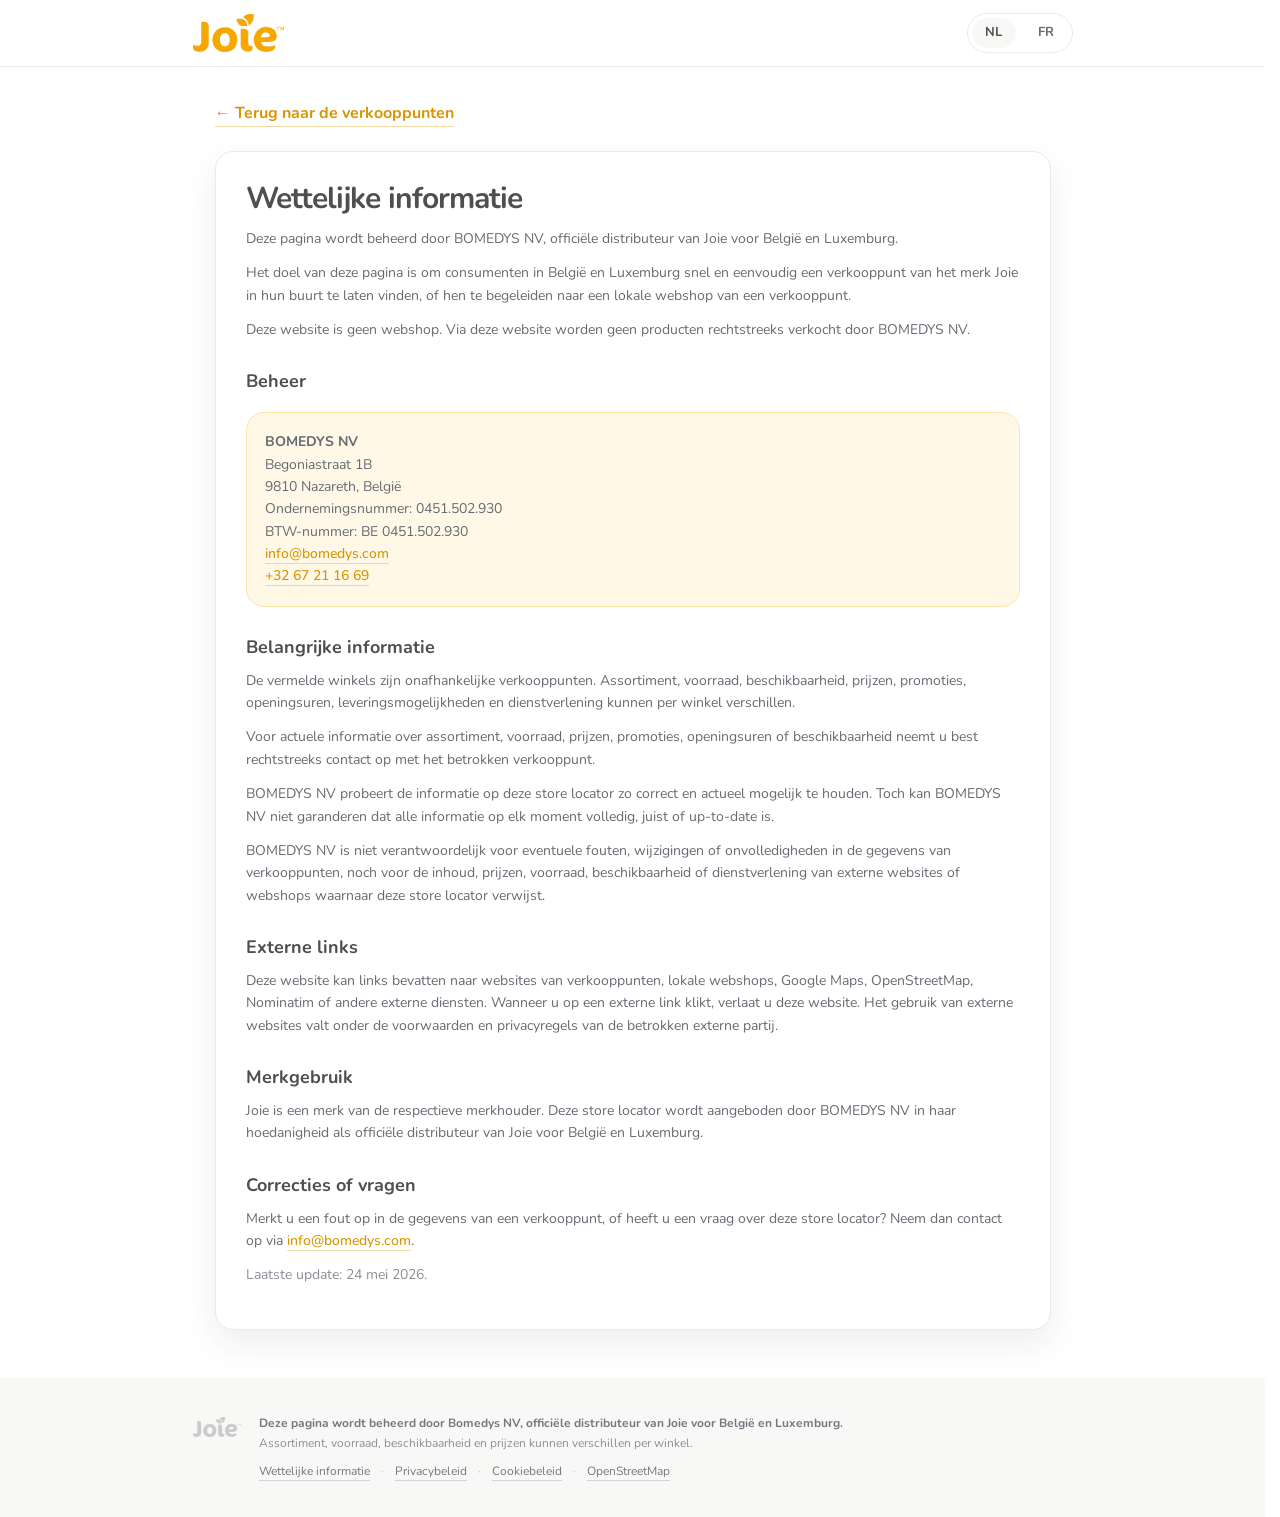
<file: info.html>
<!DOCTYPE html>
<html lang="nl">
<head>
  <meta charset="UTF-8">
  <meta name="viewport" content="width=device-width, initial-scale=1.0">
  <title>Wettelijke informatie | Joie verkooppunten België en Luxemburg</title>
  <meta name="description" content="Wettelijke informatie over de Joie store locator voor België en Luxemburg, beheerd door BOMEDYS NV.">
  <meta name="robots" content="noindex, follow">

  <link rel="preconnect" href="https://fonts.googleapis.com">
  <link rel="preconnect" href="https://fonts.gstatic.com" crossorigin>
  <link href="https://fonts.googleapis.com/css2?family=Nunito:wght@400;500;600;700;800&display=swap" rel="stylesheet">

  <style>
    :root {
      --joie-yellow: #F2A900;
      --joie-yellow-dark: #D89500;
      --joie-blue: #407EC9;
      --text-main: #4F4F4F;
      --text-muted: #666B72;
      --text-soft: #8A8F96;
      --line: #E9EAEC;
      --surface: #FFFFFF;
      --surface-soft: #F8F8F7;
      --surface-warm: #FFF8E7;
      --shadow: 0 14px 34px rgba(35, 37, 41, 0.08);
      --content-width: 880px;
      --page-padding-x: 22px;
      --header-logo-height: 38px;
    }

    * {
      margin: 0;
      padding: 0;
      box-sizing: border-box;
    }

    html {
      scroll-behavior: smooth;
      overflow-y: scroll;
      scrollbar-gutter: stable;
    }

    body {
      min-height: 100vh;
      font-family: 'Nunito', -apple-system, BlinkMacSystemFont, 'Segoe UI', sans-serif;
      background: var(--surface);
      color: var(--text-main);
      line-height: 1.6;
      display: flex;
      flex-direction: column;
    }

    img {
      max-width: 100%;
    }

    a {
      color: inherit;
      text-decoration: none;
    }

    button,
    input {
      font: inherit;
    }

    .top-header {
      width: 100%;
      background: rgba(255, 255, 255, 0.96);
      border-bottom: 1px solid var(--line);
      padding: 13px var(--page-padding-x);
      position: sticky;
      top: 0;
      z-index: 10;
      backdrop-filter: blur(12px);
    }

    .header-content {
      max-width: var(--content-width);
      min-height: var(--header-logo-height);
      margin: 0 auto;
      display: flex;
      align-items: center;
      justify-content: space-between;
      gap: 16px;
    }

    .logo-container {
      height: var(--header-logo-height);
      display: inline-flex;
      align-items: center;
      line-height: 0;
      border-bottom: 0;
    }

    .logo-container img {
      display: block;
      height: 100%;
      width: auto;
      max-width: min(180px, 48vw);
    }

    .language-switch {
      display: flex;
      align-items: center;
      justify-content: center;
      gap: 8px;
      padding: 4px;
      border: 1px solid var(--line);
      border-radius: 999px;
      background: #fff;
    }

    .lang-btn {
      min-width: 44px;
      padding: 7px 13px;
      border: 0;
      border-radius: 999px;
      background: transparent;
      color: var(--text-muted);
      font-size: 13px;
      font-weight: 700;
      line-height: 1.2;
      text-align: center;
      cursor: pointer;
      transition: color 0.2s ease, background-color 0.2s ease;
    }

    .lang-btn:hover {
      color: var(--text-main);
      background: var(--surface-soft);
    }

    .lang-btn.active {
      background: var(--surface-soft);
      color: var(--text-main);
      box-shadow: none;
    }

    .page {
      width: 100%;
      max-width: var(--content-width);
      margin: 0 auto;
      padding: 34px var(--page-padding-x) 20px;
      flex: 1 0 auto;
    }

    .back-link {
      display: inline-flex;
      margin-bottom: 24px;
      font-weight: 700;
      color: var(--joie-yellow-dark);
      border-bottom: 1px solid rgba(216, 149, 0, 0.35);
    }

    .back-link:hover {
      border-bottom-color: var(--joie-yellow-dark);
    }

    .content-card {
      background: #fff;
      border: 1px solid var(--line);
      border-radius: 18px;
      padding: 30px;
      box-shadow: var(--shadow);
      font-size: 14px;
    }

    h1 {
      color: var(--text-main);
      font-size: clamp(24px, 5vw, 30px);
      line-height: 1.12;
      font-weight: 700;
      letter-spacing: -0.03em;
      margin-bottom: 12px;
    }

    h2 {
      font-size: 18px;
      margin: 26px 0 8px;
      font-weight: 700;
      color: var(--text-main);
    }

    p {
      color: var(--text-muted);
      margin-bottom: 12px;
    }

    .company-card {
      margin-top: 16px;
      padding: 18px;
      border-radius: 18px;
      background: var(--surface-warm);
      border: 1px solid #FFE4A7;
    }

    .company-card p {
      margin-bottom: 0;
    }

    .content-card a {
      color: var(--joie-yellow-dark);
      font-weight: 500;
      border-bottom: 1px solid rgba(216, 149, 0, 0.35);
    }

    .content-card a:hover {
      border-bottom-color: var(--joie-yellow-dark);
    }

    .small-note {
      font-size: 14px;
      color: var(--text-soft);
      margin-top: 4px;
    }

    .site-footer {
      margin-top: 28px;
      padding: 36px var(--page-padding-x);
      background: var(--surface-soft);
      color: var(--text-soft);
      font-size: 12px;
      line-height: 1.5;
      flex-shrink: 0;
    }

    .footer-content {
      width: 100%;
      max-width: var(--content-width);
      margin: 0 auto;
      display: grid;
      grid-template-columns: auto minmax(0, 1fr);
      gap: 18px;
      align-items: start;
    }

    .footer-logo {
      display: block;
      height: 20px;
      width: auto;
      margin-top: 3px;
      filter: grayscale(100%) contrast(110%);
      opacity: 0.64;
    }

    .footer-body {
      min-width: 0;
      display: flex;
      flex-direction: column;
      gap: 10px;
    }

    .footer-official {
      font-weight: 700;
      color: #74787F;
      margin-bottom: 2px;
    }

    .footer-disclaimer {
      color: var(--text-soft);
      margin-bottom: 0;
    }

    .footer-links {
      display: flex;
      flex-wrap: wrap;
      align-items: center;
      gap: 7px 11px;
      color: #A5A9AF;
    }

    .footer-links a {
      color: #74787F;
      border-bottom: 1px solid #D0D3D7;
    }

    .footer-links a:hover {
      color: var(--joie-yellow-dark);
      border-bottom-color: var(--joie-yellow-dark);
    }

    .footer-separator {
      color: #B8BBC1;
    }

    @media (max-width: 720px) {
      :root {
        --page-padding-x: 16px;
        --header-logo-height: 33px;
      }

      .top-header {
        padding-top: 10px;
        padding-bottom: 10px;
      }

      .header-content {
        position: relative;
        justify-content: center;
      }

      .logo-container {
        position: absolute;
        left: 0;
      }

      .language-switch {
        position: absolute;
        right: 0;
        margin: 0;
      }

      .content-card {
        padding: 22px;
        border-radius: 16px;
      }

      .footer-content {
        grid-template-columns: 1fr;
        text-align: center;
        justify-items: center;
        gap: 12px;
      }
    .site-footer {
        margin-top: 24px;
        padding: 32px 24px;
      }

      .footer-logo {
        margin: 0 auto;
      }

      .footer-body {
        align-items: center;
      }

      .footer-links {
        justify-content: center;
      }

      .site-footer {
        margin-top: 24px;
        padding-top: 32px;
        padding-bottom: 32px;
      }

      .lang-btn {
        min-width: 39px;
        padding: 6px 10px;
        font-size: 12px;
      }
    }
  </style>
</head>

<body>
  <header class="top-header">
    <div class="header-content">
      <a class="logo-container" href="./index.html" aria-label="Joie">
        <img src="Joie-Logo.webp" alt="Joie">
      </a>

      <nav class="language-switch" aria-label="Taalkeuze / Choix de langue">
        <a class="lang-btn active" href="./info.html" hreflang="nl">NL</a>
        <a class="lang-btn" href="./info-fr.html" hreflang="fr">FR</a>
      </nav>
    </div>
  </header>

  <main class="page">
    <a class="back-link" href="./index.html">← Terug naar de verkooppunten</a>

    <article class="content-card">
      <h1>Wettelijke informatie</h1>

      <p>
        Deze pagina wordt beheerd door BOMEDYS NV, officiële distributeur van
        Joie voor België en Luxemburg.
      </p>

      <p>
        Het doel van deze pagina is om consumenten in België en Luxemburg snel en eenvoudig een verkooppunt
        van het merk Joie in hun buurt te laten vinden, of hen te begeleiden naar een lokale webshop van een verkooppunt.
      </p>

      <p>
        Deze website is geen webshop. Via deze website worden geen producten rechtstreeks verkocht door BOMEDYS NV.
      </p>

      <h2>Beheer</h2>

      <div class="company-card">
        <p>
          <strong>BOMEDYS NV</strong><br>Begoniastraat 1B<br>
          9810 Nazareth, België<br>
          Ondernemingsnummer: 0451.502.930<br>
          BTW-nummer: BE 0451.502.930<br>
          <a href="mailto:info@bomedys.com">info@bomedys.com</a><br>
          <a href="tel:+3267211669">+32 67 21 16 69</a>
        </p>
      </div>

      <h2>Belangrijke informatie</h2>

      <p>
        De vermelde winkels zijn onafhankelijke verkooppunten. Assortiment, voorraad, beschikbaarheid,
        prijzen, promoties, openingsuren, leveringsmogelijkheden en dienstverlening kunnen per winkel verschillen.
      </p>

      <p>
        Voor actuele informatie over assortiment, voorraad, prijzen, promoties, openingsuren of beschikbaarheid
        neemt u best rechtstreeks contact op met het betrokken verkooppunt.
      </p>

      <p>
        BOMEDYS NV probeert de informatie op deze store locator zo correct en actueel mogelijk te houden.
        Toch kan BOMEDYS NV niet garanderen dat alle informatie op elk moment volledig, juist of up-to-date is.
      </p>

      <p>
        BOMEDYS NV is niet verantwoordelijk voor eventuele fouten, wijzigingen of onvolledigheden in de gegevens
        van verkooppunten, noch voor de inhoud, prijzen, voorraad, beschikbaarheid of dienstverlening van externe
        websites of webshops waarnaar deze store locator verwijst.
      </p>

      <h2>Externe links</h2>

      <p>
        Deze website kan links bevatten naar websites van verkooppunten, lokale webshops, Google Maps,
        OpenStreetMap, Nominatim of andere externe diensten. Wanneer u op een externe link klikt,
        verlaat u deze website. Het gebruik van externe websites valt onder de voorwaarden en privacyregels
        van de betrokken externe partij.
      </p>

      <h2>Merkgebruik</h2>

      <p>
        Joie is een merk van de respectieve merkhouder. Deze store locator wordt aangeboden door BOMEDYS NV
        in haar hoedanigheid als officiële distributeur van Joie voor België en Luxemburg.
      </p>

      <h2>Correcties of vragen</h2>

      <p>
        Merkt u een fout op in de gegevens van een verkooppunt, of heeft u een vraag over deze store locator?
        Neem dan contact op via <a href="mailto:info@bomedys.com">info@bomedys.com</a>.
      </p>

      <p class="small-note">
        Laatste update: 24 mei 2026.
      </p>

    </article>
  </main>

  <footer class="site-footer">
    <div class="footer-content">
      <img class="footer-logo" src="Joie-Logo.webp" alt="Joie">

      <div class="footer-body">
        <div>
          <p class="footer-official">
            Deze pagina wordt beheerd door Bomedys NV, officiële distributeur van Joie voor België en Luxemburg.
          </p>
          <p class="footer-disclaimer">
            Assortiment, voorraad, beschikbaarheid en prijzen kunnen verschillen per winkel.
          </p>
        </div>

        <nav class="footer-links" aria-label="Footer links">
          <a href="./info.html">Wettelijke informatie</a>
          <span class="footer-separator">·</span>
          <a href="./privacy.html">Privacybeleid</a>
          <span class="footer-separator">·</span>
          <a href="./cookies.html">Cookiebeleid</a>
          <span class="footer-separator">·</span>
          <a href="./openstreetmap.html">OpenStreetMap</a>
        </nav>
      </div>
    </div>
  </footer>

  <script>
    try { window.localStorage.setItem('joie_language', 'nl'); } catch (error) {}
  </script>
</body>
</html>
</file>
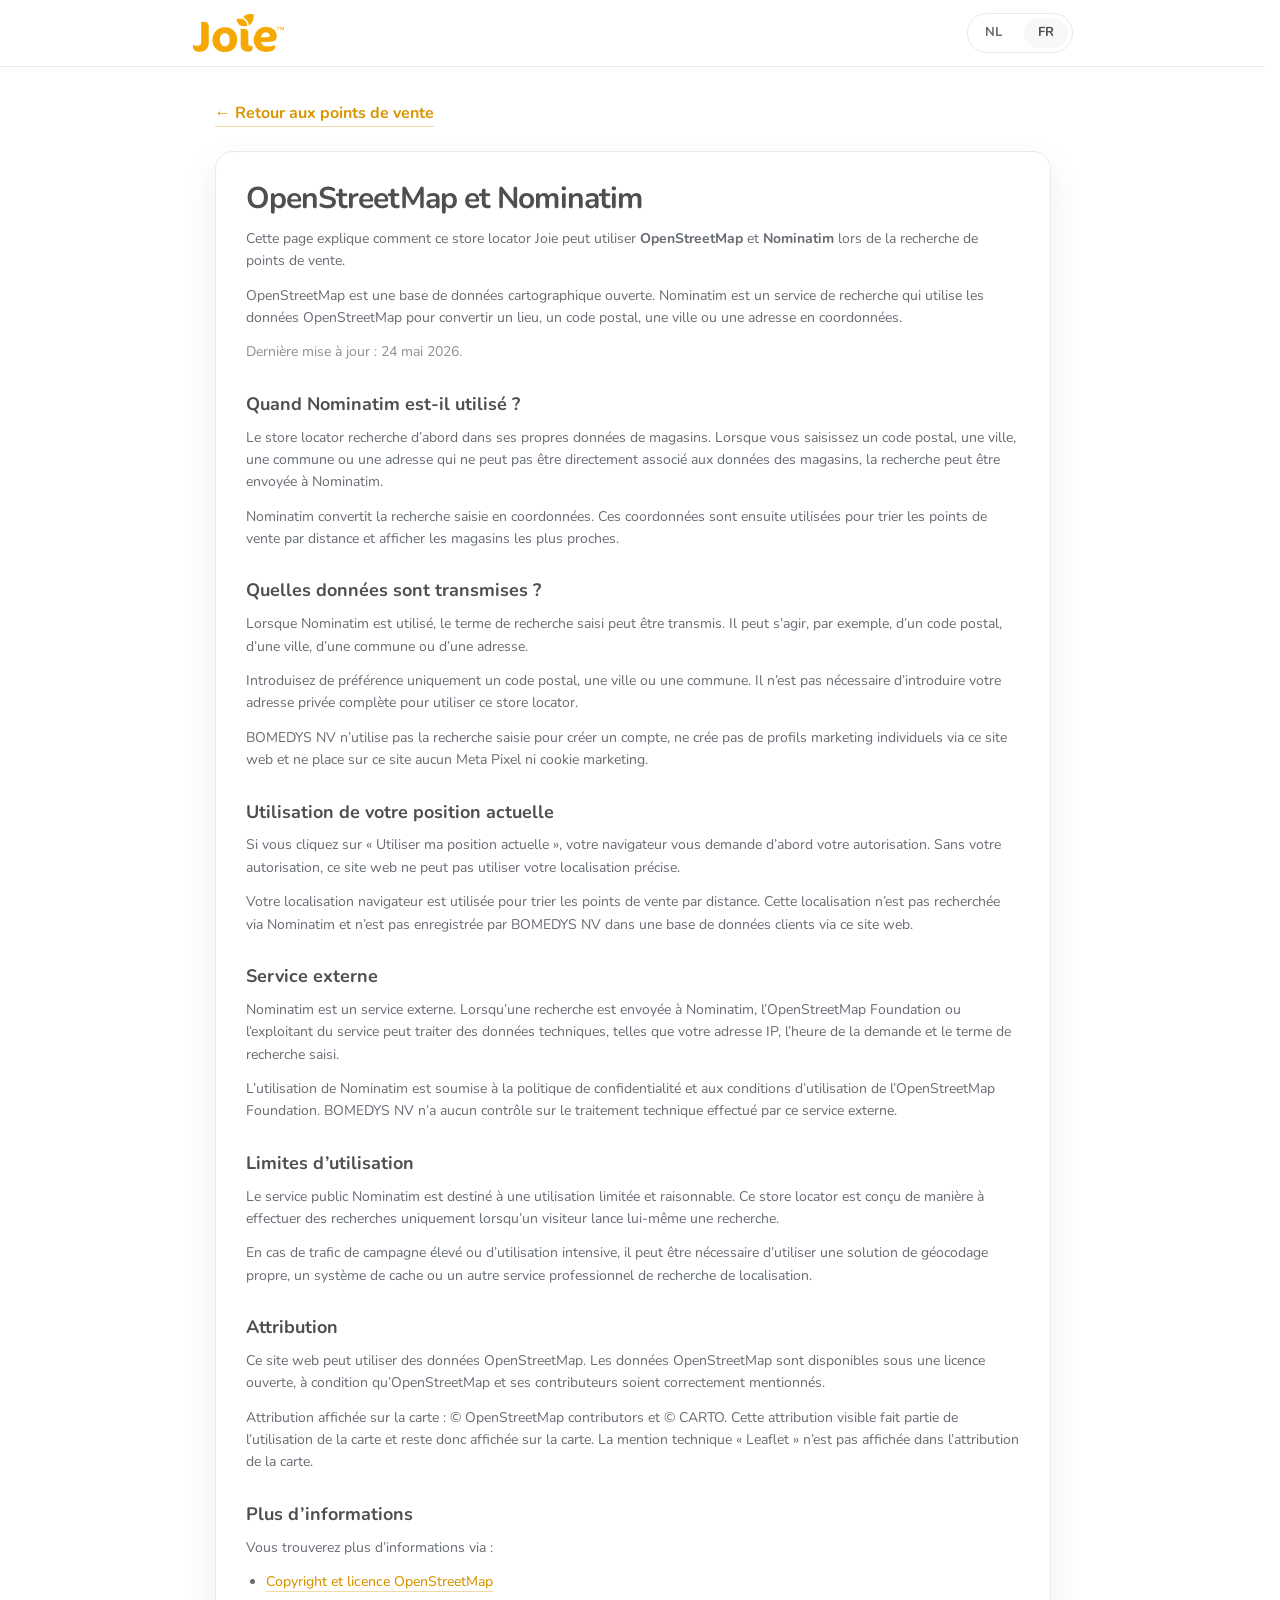
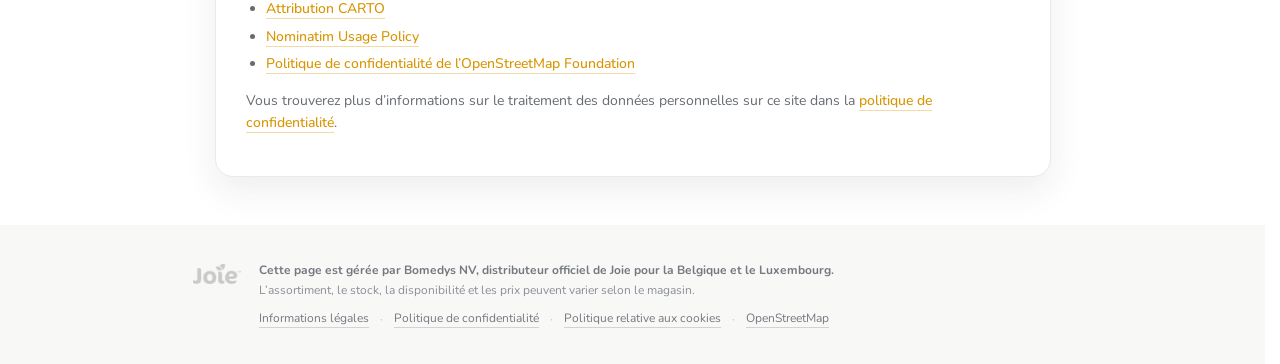
<file: openstreetmap-fr.html>
<!DOCTYPE html>
<html lang="fr">
<head>
  <meta charset="UTF-8">
  <meta name="viewport" content="width=device-width, initial-scale=1.0">
  <title>OpenStreetMap et Nominatim | Points de vente Joie Belgique et Luxembourg</title>
  <meta name="description" content="Informations sur l’utilisation d’OpenStreetMap et Nominatim sur le store locator Joie pour la Belgique et le Luxembourg.">
  <meta name="robots" content="noindex, follow">

  <link rel="preconnect" href="https://fonts.googleapis.com">
  <link rel="preconnect" href="https://fonts.gstatic.com" crossorigin>
  <link href="https://fonts.googleapis.com/css2?family=Nunito:wght@400;500;600;700;800&display=swap" rel="stylesheet">

  <style>
    :root {
      --joie-yellow: #F2A900;
      --joie-yellow-dark: #D89500;
      --joie-blue: #407EC9;
      --text-main: #4F4F4F;
      --text-muted: #666B72;
      --text-soft: #8A8F96;
      --line: #E9EAEC;
      --surface: #FFFFFF;
      --surface-soft: #F8F8F7;
      --surface-warm: #FFF8E7;
      --shadow: 0 14px 34px rgba(35, 37, 41, 0.08);
      --content-width: 880px;
      --page-padding-x: 22px;
      --header-logo-height: 38px;
    }

    * {
      margin: 0;
      padding: 0;
      box-sizing: border-box;
    }

    html {
      scroll-behavior: smooth;
      overflow-y: scroll;
      overflow-x: hidden;
      scrollbar-gutter: stable;
      width: 100%;
    }

    body {
      min-height: 100vh;
      font-family: 'Nunito', -apple-system, BlinkMacSystemFont, 'Segoe UI', sans-serif;
      background: var(--surface);
      color: var(--text-main);
      line-height: 1.6;
      display: flex;
      flex-direction: column;
      width: 100%;
      max-width: 100%;
      overflow-x: hidden;
    }

    img {
      max-width: 100%;
    }

    a {
      color: inherit;
      text-decoration: none;
    }

    button,
    input {
      font: inherit;
    }

    a,
    p,
    li,
    .footer-links {
      overflow-wrap: anywhere;
      word-break: normal;
    }

    .top-header {
      width: 100%;
      max-width: 100%;
      overflow-x: hidden;
      background: rgba(255, 255, 255, 0.96);
      border-bottom: 1px solid var(--line);
      padding: 13px var(--page-padding-x);
      position: sticky;
      top: 0;
      z-index: 10;
      backdrop-filter: blur(12px);
    }

    .header-content {
      max-width: var(--content-width);
      min-height: var(--header-logo-height);
      margin: 0 auto;
      display: flex;
      align-items: center;
      justify-content: space-between;
      gap: 16px;
    }

    .logo-container {
      height: var(--header-logo-height);
      display: inline-flex;
      align-items: center;
      line-height: 0;
      border-bottom: 0;
    }

    .logo-container img {
      display: block;
      height: 100%;
      width: auto;
      max-width: min(180px, 48vw);
    }

    .language-switch {
      display: flex;
      align-items: center;
      justify-content: center;
      gap: 8px;
      padding: 4px;
      border: 1px solid var(--line);
      border-radius: 999px;
      background: #fff;
    }

    .lang-btn {
      min-width: 44px;
      padding: 7px 13px;
      border: 0;
      border-radius: 999px;
      background: transparent;
      color: var(--text-muted);
      font-size: 13px;
      font-weight: 700;
      line-height: 1.2;
      text-align: center;
      cursor: pointer;
      transition: color 0.2s ease, background-color 0.2s ease;
    }

    .lang-btn:hover {
      color: var(--text-main);
      background: var(--surface-soft);
    }

    .lang-btn.active {
      background: var(--surface-soft);
      color: var(--text-main);
      box-shadow: none;
    }

    .page {
      width: 100%;
      max-width: var(--content-width);
      margin: 0 auto;
      padding: 34px var(--page-padding-x) 20px;
      flex: 1 0 auto;
    }

    .back-link {
      display: inline-flex;
      margin-bottom: 24px;
      font-weight: 700;
      color: var(--joie-yellow-dark);
      border-bottom: 1px solid rgba(216, 149, 0, 0.35);
    }

    .back-link:hover {
      border-bottom-color: var(--joie-yellow-dark);
    }

    .content-card {
      background: #fff;
      border: 1px solid var(--line);
      border-radius: 18px;
      padding: 30px;
      box-shadow: var(--shadow);
      font-size: 14px;
    }

    h1 {
      color: var(--text-main);
      font-size: clamp(24px, 5vw, 30px);
      line-height: 1.12;
      font-weight: 700;
      letter-spacing: -0.03em;
      margin-bottom: 12px;
    }

    h2 {
      font-size: 18px;
      margin: 26px 0 8px;
      font-weight: 700;
      color: var(--text-main);
    }

    p {
      color: var(--text-muted);
      margin-bottom: 12px;
    }

    ul {
      color: var(--text-muted);
      margin: 8px 0 14px 20px;
    }

    li {
      margin-bottom: 5px;
    }

    .content-card a {
      color: var(--joie-yellow-dark);
      font-weight: 500;
      border-bottom: 1px solid rgba(216, 149, 0, 0.35);
    }

    .content-card a:hover {
      border-bottom-color: var(--joie-yellow-dark);
    }

    .small-note {
      font-size: 14px;
      color: var(--text-soft);
      margin-top: 4px;
    }

    .site-footer {
      margin-top: 28px;
      padding: 36px var(--page-padding-x);
      background: var(--surface-soft);
      color: var(--text-soft);
      font-size: 12px;
      line-height: 1.5;
      flex-shrink: 0;
      max-width: 100%;
      overflow-x: hidden;
    }

    .footer-content {
      width: 100%;
      max-width: var(--content-width);
      margin: 0 auto;
      display: grid;
      grid-template-columns: auto minmax(0, 1fr);
      gap: 18px;
      align-items: start;
    }

    .footer-logo {
      display: block;
      height: 20px;
      width: auto;
      margin-top: 3px;
      filter: grayscale(100%) contrast(110%);
      opacity: 0.64;
    }

    .footer-body {
      min-width: 0;
      display: flex;
      flex-direction: column;
      gap: 10px;
    }

    .footer-official {
      font-weight: 700;
      color: #74787F;
      margin-bottom: 2px;
    }

    .footer-disclaimer {
      color: var(--text-soft);
      margin-bottom: 0;
    }

    .footer-links {
      display: flex;
      flex-wrap: wrap;
      align-items: center;
      gap: 7px 11px;
      color: #A5A9AF;
    }

    .footer-links a {
      color: #74787F;
      border-bottom: 1px solid #D0D3D7;
    }

    .footer-links a:hover {
      color: var(--joie-yellow-dark);
      border-bottom-color: var(--joie-yellow-dark);
    }

    .footer-separator {
      color: #B8BBC1;
    }

    @media (max-width: 720px) {
      :root {
        --page-padding-x: 16px;
        --header-logo-height: 33px;
      }

      .top-header {
        padding-top: 10px;
        padding-bottom: 10px;
      }

      .header-content {
        position: relative;
        justify-content: center;
      }

      .logo-container {
        position: absolute;
        left: 0;
      }

      .language-switch {
        position: absolute;
        right: 0;
        margin: 0;
      }

      .content-card {
        padding: 22px;
        border-radius: 16px;
      }

      .footer-content {
        grid-template-columns: 1fr;
        text-align: center;
        justify-items: center;
        gap: 12px;
      }

      .site-footer {
        margin-top: 24px;
        padding: 32px 24px;
      }

      .footer-logo {
        margin: 0 auto;
      }

      .footer-body {
        align-items: center;
      }

      .footer-links {
        justify-content: center;
      }

      .lang-btn {
        min-width: 39px;
        padding: 6px 10px;
        font-size: 12px;
      }
    }
  </style>
</head>

<body>
  <header class="top-header">
    <div class="header-content">
      <a class="logo-container" href="./index-fr.html" aria-label="Joie">
        <img src="Joie-Logo.webp" alt="Joie">
      </a>

      <nav class="language-switch" aria-label="Taalkeuze / Choix de langue">
        <a class="lang-btn" href="./openstreetmap.html" hreflang="nl">NL</a>
        <a class="lang-btn active" href="./openstreetmap-fr.html" hreflang="fr">FR</a>
      </nav>
    </div>
  </header>

  <main class="page">
    <a class="back-link" href="./index-fr.html">← Retour aux points de vente</a>

    <article class="content-card">
      <h1>OpenStreetMap et Nominatim</h1>

      <p>
        Cette page explique comment ce store locator Joie peut utiliser
        <strong>OpenStreetMap</strong> et <strong>Nominatim</strong> lors de la recherche de points de vente.
      </p>

      <p>
        OpenStreetMap est une base de données cartographique ouverte. Nominatim est un service de recherche qui utilise
        les données OpenStreetMap pour convertir un lieu, un code postal, une ville ou une adresse en coordonnées.
      </p>

      <p class="small-note">
        Dernière mise à jour : 24 mai 2026.
      </p>

      <h2>Quand Nominatim est-il utilisé ?</h2>

      <p>
        Le store locator recherche d’abord dans ses propres données de magasins. Lorsque vous saisissez un code postal,
        une ville, une commune ou une adresse qui ne peut pas être directement associé aux données des magasins, la recherche
        peut être envoyée à Nominatim.
      </p>

      <p>
        Nominatim convertit la recherche saisie en coordonnées. Ces coordonnées sont ensuite utilisées pour trier les points
        de vente par distance et afficher les magasins les plus proches.
      </p>

      <h2>Quelles données sont transmises ?</h2>

      <p>
        Lorsque Nominatim est utilisé, le terme de recherche saisi peut être transmis. Il peut s’agir, par exemple,
        d’un code postal, d’une ville, d’une commune ou d’une adresse.
      </p>

      <p>
        Introduisez de préférence uniquement un code postal, une ville ou une commune. Il n’est pas nécessaire d’introduire
        votre adresse privée complète pour utiliser ce store locator.
      </p>

      <p>
        BOMEDYS NV n’utilise pas la recherche saisie pour créer un compte, ne crée pas de profils marketing individuels
        via ce site web et ne place sur ce site aucun Meta Pixel ni cookie marketing.
      </p>

      <h2>Utilisation de votre position actuelle</h2>

      <p>
        Si vous cliquez sur « Utiliser ma position actuelle », votre navigateur vous demande d’abord votre autorisation.
        Sans votre autorisation, ce site web ne peut pas utiliser votre localisation précise.
      </p>

      <p>
        Votre localisation navigateur est utilisée pour trier les points de vente par distance. Cette localisation n’est pas
        recherchée via Nominatim et n’est pas enregistrée par BOMEDYS NV dans une base de données clients via ce site web.
      </p>

      <h2>Service externe</h2>

      <p>
        Nominatim est un service externe. Lorsqu’une recherche est envoyée à Nominatim, l’OpenStreetMap Foundation ou
        l’exploitant du service peut traiter des données techniques, telles que votre adresse IP, l’heure de la demande
        et le terme de recherche saisi.
      </p>

      <p>
        L’utilisation de Nominatim est soumise à la politique de confidentialité et aux conditions d’utilisation de
        l’OpenStreetMap Foundation. BOMEDYS NV n’a aucun contrôle sur le traitement technique effectué par ce service externe.
      </p>

      <h2>Limites d’utilisation</h2>

      <p>
        Le service public Nominatim est destiné à une utilisation limitée et raisonnable. Ce store locator est conçu de manière
        à effectuer des recherches uniquement lorsqu’un visiteur lance lui-même une recherche.
      </p>

      <p>
        En cas de trafic de campagne élevé ou d’utilisation intensive, il peut être nécessaire d’utiliser une solution de
        géocodage propre, un système de cache ou un autre service professionnel de recherche de localisation.
      </p>

      <h2>Attribution</h2>

      <p>
        Ce site web peut utiliser des données OpenStreetMap. Les données OpenStreetMap sont disponibles sous une licence ouverte,
        à condition qu’OpenStreetMap et ses contributeurs soient correctement mentionnés.
      </p>

      <p>
        Attribution affichée sur la carte : © OpenStreetMap contributors et © CARTO. Cette attribution visible fait partie de
        l’utilisation de la carte et reste donc affichée sur la carte. La mention technique « Leaflet » n’est pas affichée dans l’attribution de la carte.
      </p>

      <h2>Plus d’informations</h2>

      <p>
        Vous trouverez plus d’informations via :
      </p>

      <ul>
        <li><a href="https://www.openstreetmap.org/copyright" target="_blank" rel="noopener">Copyright et licence OpenStreetMap</a></li>
        <li><a href="https://carto.com/attributions" target="_blank" rel="noopener">Attribution CARTO</a></li>
        <li><a href="https://operations.osmfoundation.org/policies/nominatim/" target="_blank" rel="noopener">Nominatim Usage Policy</a></li>
        <li><a href="https://osmfoundation.org/wiki/Privacy_Policy" target="_blank" rel="noopener">Politique de confidentialité de l’OpenStreetMap Foundation</a></li>
      </ul>

      <p>
        Vous trouverez plus d’informations sur le traitement des données personnelles sur ce site dans la
        <a href="./privacy-fr.html">politique de confidentialité</a>.
      </p>
    </article>
  </main>

  <footer class="site-footer">
    <div class="footer-content">
      <img class="footer-logo" src="Joie-Logo.webp" alt="Joie">

      <div class="footer-body">
        <div>
          <p class="footer-official">
            Cette page est gérée par Bomedys NV, distributeur officiel de Joie pour la Belgique et le Luxembourg.
          </p>
          <p class="footer-disclaimer">
            L’assortiment, le stock, la disponibilité et les prix peuvent varier selon le magasin.
          </p>
        </div>

        <nav class="footer-links" aria-label="Liens de pied de page">
          <a href="./info-fr.html">Informations légales</a>
          <span class="footer-separator">·</span>
          <a href="./privacy-fr.html">Politique de confidentialité</a>
          <span class="footer-separator">·</span>
          <a href="./cookies-fr.html">Politique relative aux cookies</a>
          <span class="footer-separator">·</span>
          <a href="./openstreetmap-fr.html">OpenStreetMap</a>
        </nav>
      </div>
    </div>
  </footer>

  <script>
    try { window.localStorage.setItem('joie_language', 'fr'); } catch (error) {}
  </script>
</body>
</html>
</file>
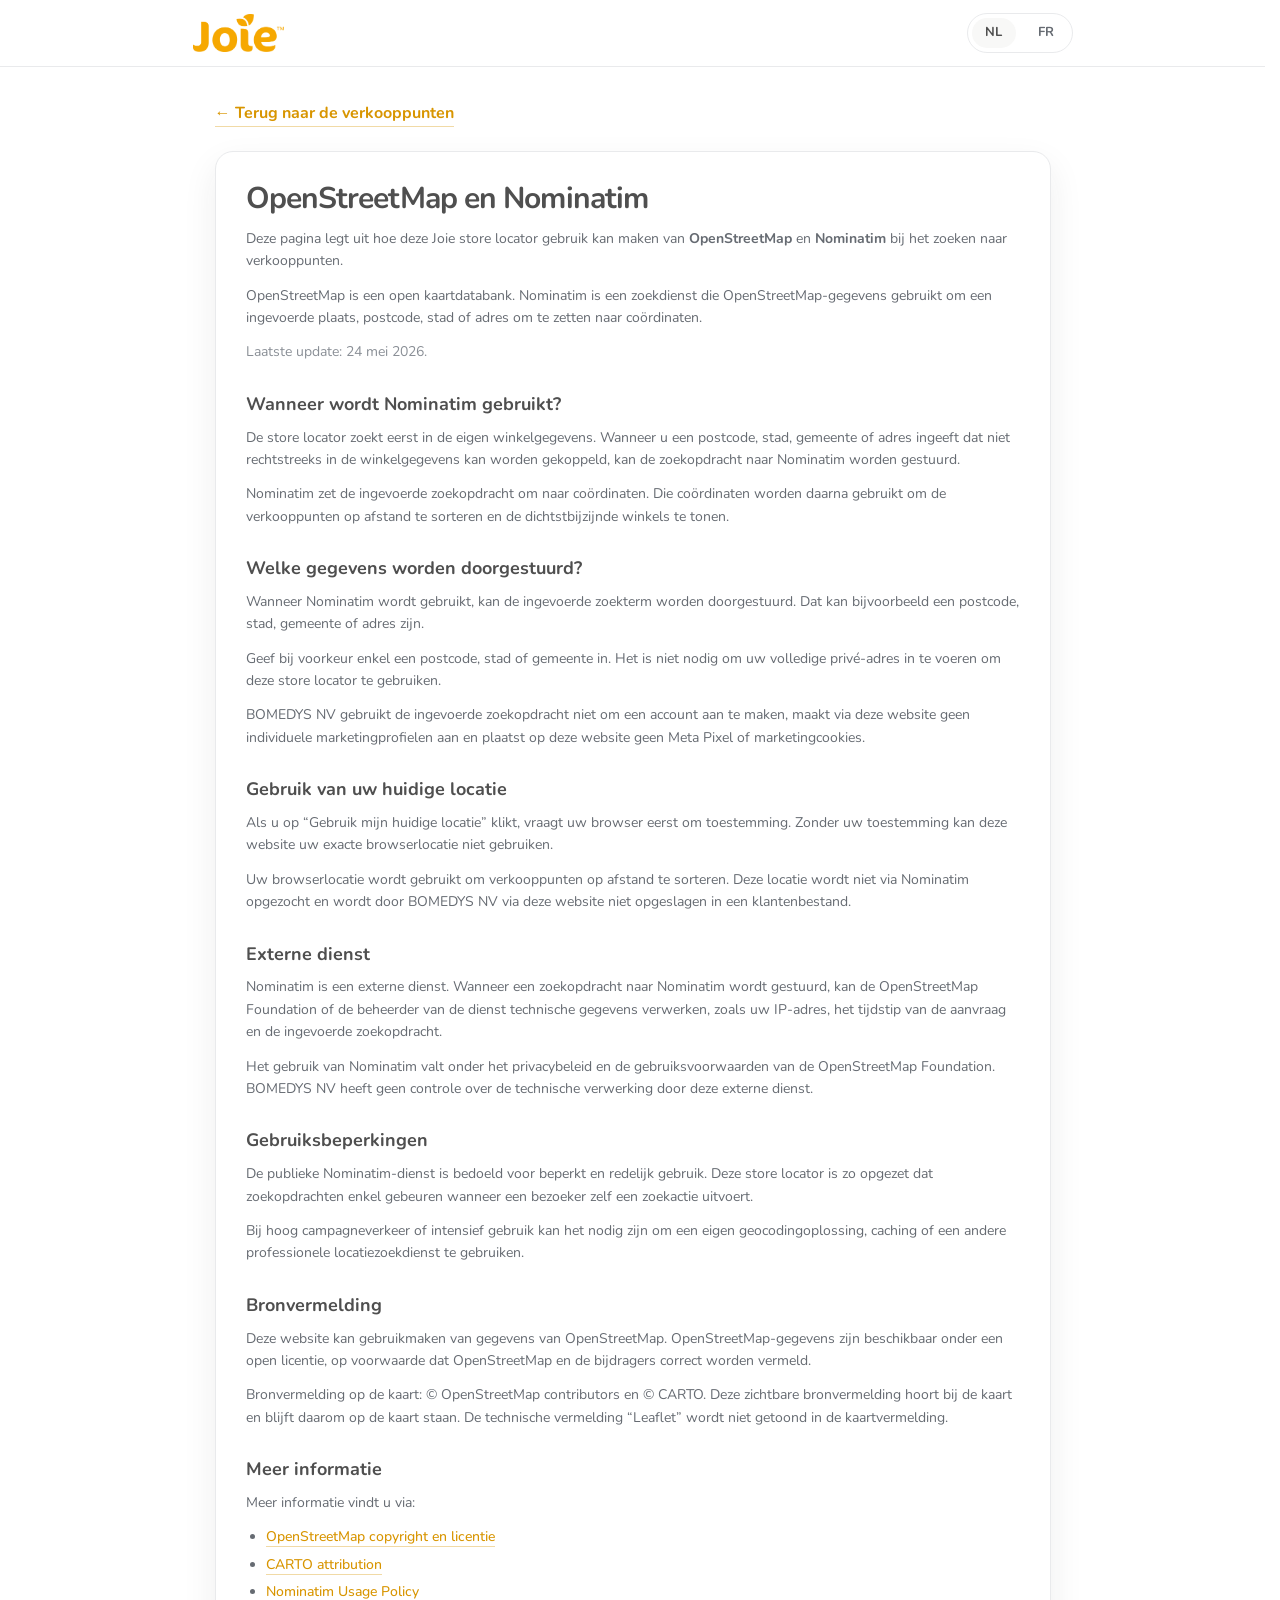
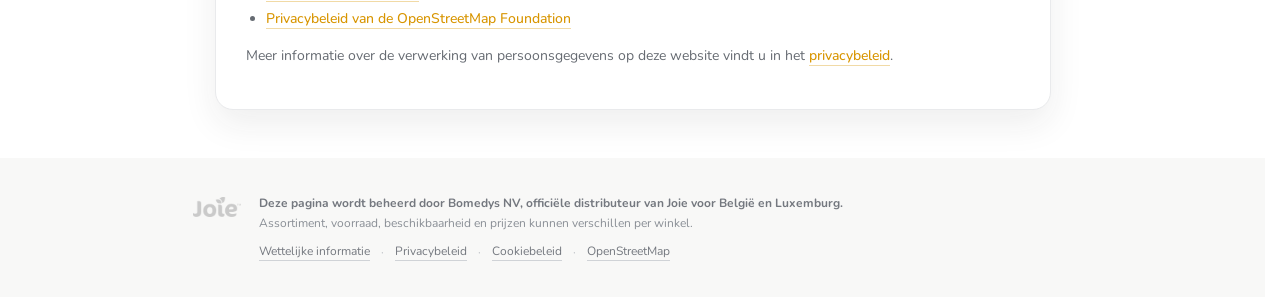
<file: openstreetmap.html>
<!DOCTYPE html>
<html lang="nl">
<head>
  <meta charset="UTF-8">
  <meta name="viewport" content="width=device-width, initial-scale=1.0">
  <title>OpenStreetMap en Nominatim | Joie verkooppunten België en Luxemburg</title>
  <meta name="description" content="Informatie over het gebruik van OpenStreetMap en Nominatim op de Joie store locator voor België en Luxemburg.">
  <meta name="robots" content="noindex, follow">

  <link rel="preconnect" href="https://fonts.googleapis.com">
  <link rel="preconnect" href="https://fonts.gstatic.com" crossorigin>
  <link href="https://fonts.googleapis.com/css2?family=Nunito:wght@400;500;600;700;800&display=swap" rel="stylesheet">

  <style>
    :root {
      --joie-yellow: #F2A900;
      --joie-yellow-dark: #D89500;
      --joie-blue: #407EC9;
      --text-main: #4F4F4F;
      --text-muted: #666B72;
      --text-soft: #8A8F96;
      --line: #E9EAEC;
      --surface: #FFFFFF;
      --surface-soft: #F8F8F7;
      --surface-warm: #FFF8E7;
      --shadow: 0 14px 34px rgba(35, 37, 41, 0.08);
      --content-width: 880px;
      --page-padding-x: 22px;
      --header-logo-height: 38px;
    }

    * {
      margin: 0;
      padding: 0;
      box-sizing: border-box;
    }

    html {
      scroll-behavior: smooth;
      overflow-y: scroll;
      overflow-x: hidden;
      scrollbar-gutter: stable;
      width: 100%;
    }

    body {
      min-height: 100vh;
      font-family: 'Nunito', -apple-system, BlinkMacSystemFont, 'Segoe UI', sans-serif;
      background: var(--surface);
      color: var(--text-main);
      line-height: 1.6;
      display: flex;
      flex-direction: column;
      width: 100%;
      max-width: 100%;
      overflow-x: hidden;
    }

    img {
      max-width: 100%;
    }

    a {
      color: inherit;
      text-decoration: none;
    }

    button,
    input {
      font: inherit;
    }

    a,
    p,
    li,
    .footer-links {
      overflow-wrap: anywhere;
      word-break: normal;
    }

    .top-header {
      width: 100%;
      max-width: 100%;
      overflow-x: hidden;
      background: rgba(255, 255, 255, 0.96);
      border-bottom: 1px solid var(--line);
      padding: 13px var(--page-padding-x);
      position: sticky;
      top: 0;
      z-index: 10;
      backdrop-filter: blur(12px);
    }

    .header-content {
      max-width: var(--content-width);
      min-height: var(--header-logo-height);
      margin: 0 auto;
      display: flex;
      align-items: center;
      justify-content: space-between;
      gap: 16px;
    }

    .logo-container {
      height: var(--header-logo-height);
      display: inline-flex;
      align-items: center;
      line-height: 0;
      border-bottom: 0;
    }

    .logo-container img {
      display: block;
      height: 100%;
      width: auto;
      max-width: min(180px, 48vw);
    }

    .language-switch {
      display: flex;
      align-items: center;
      justify-content: center;
      gap: 8px;
      padding: 4px;
      border: 1px solid var(--line);
      border-radius: 999px;
      background: #fff;
    }

    .lang-btn {
      min-width: 44px;
      padding: 7px 13px;
      border: 0;
      border-radius: 999px;
      background: transparent;
      color: var(--text-muted);
      font-size: 13px;
      font-weight: 700;
      line-height: 1.2;
      text-align: center;
      cursor: pointer;
      transition: color 0.2s ease, background-color 0.2s ease;
    }

    .lang-btn:hover {
      color: var(--text-main);
      background: var(--surface-soft);
    }

    .lang-btn.active {
      background: var(--surface-soft);
      color: var(--text-main);
      box-shadow: none;
    }

    .page {
      width: 100%;
      max-width: var(--content-width);
      margin: 0 auto;
      padding: 34px var(--page-padding-x) 20px;
      flex: 1 0 auto;
    }

    .back-link {
      display: inline-flex;
      margin-bottom: 24px;
      font-weight: 700;
      color: var(--joie-yellow-dark);
      border-bottom: 1px solid rgba(216, 149, 0, 0.35);
    }

    .back-link:hover {
      border-bottom-color: var(--joie-yellow-dark);
    }

    .content-card {
      background: #fff;
      border: 1px solid var(--line);
      border-radius: 18px;
      padding: 30px;
      box-shadow: var(--shadow);
      font-size: 14px;
    }

    h1 {
      color: var(--text-main);
      font-size: clamp(24px, 5vw, 30px);
      line-height: 1.12;
      font-weight: 700;
      letter-spacing: -0.03em;
      margin-bottom: 12px;
    }

    h2 {
      font-size: 18px;
      margin: 26px 0 8px;
      font-weight: 700;
      color: var(--text-main);
    }

    p {
      color: var(--text-muted);
      margin-bottom: 12px;
    }

    ul {
      color: var(--text-muted);
      margin: 8px 0 14px 20px;
    }

    li {
      margin-bottom: 5px;
    }

    .content-card a {
      color: var(--joie-yellow-dark);
      font-weight: 500;
      border-bottom: 1px solid rgba(216, 149, 0, 0.35);
    }

    .content-card a:hover {
      border-bottom-color: var(--joie-yellow-dark);
    }

    .small-note {
      font-size: 14px;
      color: var(--text-soft);
      margin-top: 4px;
    }

    .site-footer {
      margin-top: 28px;
      padding: 36px var(--page-padding-x);
      background: var(--surface-soft);
      color: var(--text-soft);
      font-size: 12px;
      line-height: 1.5;
      flex-shrink: 0;
      max-width: 100%;
      overflow-x: hidden;
    }

    .footer-content {
      width: 100%;
      max-width: var(--content-width);
      margin: 0 auto;
      display: grid;
      grid-template-columns: auto minmax(0, 1fr);
      gap: 18px;
      align-items: start;
    }

    .footer-logo {
      display: block;
      height: 20px;
      width: auto;
      margin-top: 3px;
      filter: grayscale(100%) contrast(110%);
      opacity: 0.64;
    }

    .footer-body {
      min-width: 0;
      display: flex;
      flex-direction: column;
      gap: 10px;
    }

    .footer-official {
      font-weight: 700;
      color: #74787F;
      margin-bottom: 2px;
    }

    .footer-disclaimer {
      color: var(--text-soft);
      margin-bottom: 0;
    }

    .footer-links {
      display: flex;
      flex-wrap: wrap;
      align-items: center;
      gap: 7px 11px;
      color: #A5A9AF;
    }

    .footer-links a {
      color: #74787F;
      border-bottom: 1px solid #D0D3D7;
    }

    .footer-links a:hover {
      color: var(--joie-yellow-dark);
      border-bottom-color: var(--joie-yellow-dark);
    }

    .footer-separator {
      color: #B8BBC1;
    }

    @media (max-width: 720px) {
      :root {
        --page-padding-x: 16px;
        --header-logo-height: 33px;
      }

      .top-header {
        padding-top: 10px;
        padding-bottom: 10px;
      }

      .header-content {
        position: relative;
        justify-content: center;
      }

      .logo-container {
        position: absolute;
        left: 0;
      }

      .language-switch {
        position: absolute;
        right: 0;
        margin: 0;
      }

      .content-card {
        padding: 22px;
        border-radius: 16px;
      }

      .footer-content {
        grid-template-columns: 1fr;
        text-align: center;
        justify-items: center;
        gap: 12px;
      }

      .site-footer {
        margin-top: 24px;
        padding: 32px 24px;
      }

      .footer-logo {
        margin: 0 auto;
      }

      .footer-body {
        align-items: center;
      }

      .footer-links {
        justify-content: center;
      }

      .lang-btn {
        min-width: 39px;
        padding: 6px 10px;
        font-size: 12px;
      }
    }
  </style>
</head>

<body>
  <header class="top-header">
    <div class="header-content">
      <a class="logo-container" href="./index.html" aria-label="Joie">
        <img src="Joie-Logo.webp" alt="Joie">
      </a>

      <nav class="language-switch" aria-label="Taalkeuze / Choix de langue">
        <a class="lang-btn active" href="./openstreetmap.html" hreflang="nl">NL</a>
        <a class="lang-btn" href="./openstreetmap-fr.html" hreflang="fr">FR</a>
      </nav>
    </div>
  </header>

  <main class="page">
    <a class="back-link" href="./index.html">← Terug naar de verkooppunten</a>

    <article class="content-card">
      <h1>OpenStreetMap en Nominatim</h1>

      <p>
        Deze pagina legt uit hoe deze Joie store locator gebruik kan maken van
        <strong>OpenStreetMap</strong> en <strong>Nominatim</strong> bij het zoeken naar verkooppunten.
      </p>

      <p>
        OpenStreetMap is een open kaartdatabank. Nominatim is een zoekdienst die OpenStreetMap-gegevens gebruikt
        om een ingevoerde plaats, postcode, stad of adres om te zetten naar coördinaten.
      </p>

      <p class="small-note">
        Laatste update: 24 mei 2026.
      </p>

      <h2>Wanneer wordt Nominatim gebruikt?</h2>

      <p>
        De store locator zoekt eerst in de eigen winkelgegevens. Wanneer u een postcode, stad, gemeente of adres ingeeft
        dat niet rechtstreeks in de winkelgegevens kan worden gekoppeld, kan de zoekopdracht naar Nominatim worden gestuurd.
      </p>

      <p>
        Nominatim zet de ingevoerde zoekopdracht om naar coördinaten. Die coördinaten worden daarna gebruikt om de
        verkooppunten op afstand te sorteren en de dichtstbijzijnde winkels te tonen.
      </p>

      <h2>Welke gegevens worden doorgestuurd?</h2>

      <p>
        Wanneer Nominatim wordt gebruikt, kan de ingevoerde zoekterm worden doorgestuurd. Dat kan bijvoorbeeld een postcode,
        stad, gemeente of adres zijn.
      </p>

      <p>
        Geef bij voorkeur enkel een postcode, stad of gemeente in. Het is niet nodig om uw volledige privé-adres in te voeren
        om deze store locator te gebruiken.
      </p>

      <p>
        BOMEDYS NV gebruikt de ingevoerde zoekopdracht niet om een account aan te maken, maakt via deze website geen
        individuele marketingprofielen aan en plaatst op deze website geen Meta Pixel of marketingcookies.
      </p>

      <h2>Gebruik van uw huidige locatie</h2>

      <p>
        Als u op “Gebruik mijn huidige locatie” klikt, vraagt uw browser eerst om toestemming. Zonder uw toestemming kan
        deze website uw exacte browserlocatie niet gebruiken.
      </p>

      <p>
        Uw browserlocatie wordt gebruikt om verkooppunten op afstand te sorteren. Deze locatie wordt niet via Nominatim
        opgezocht en wordt door BOMEDYS NV via deze website niet opgeslagen in een klantenbestand.
      </p>

      <h2>Externe dienst</h2>

      <p>
        Nominatim is een externe dienst. Wanneer een zoekopdracht naar Nominatim wordt gestuurd, kan de OpenStreetMap
        Foundation of de beheerder van de dienst technische gegevens verwerken, zoals uw IP-adres, het tijdstip van de aanvraag
        en de ingevoerde zoekopdracht.
      </p>

      <p>
        Het gebruik van Nominatim valt onder het privacybeleid en de gebruiksvoorwaarden van de OpenStreetMap Foundation.
        BOMEDYS NV heeft geen controle over de technische verwerking door deze externe dienst.
      </p>

      <h2>Gebruiksbeperkingen</h2>

      <p>
        De publieke Nominatim-dienst is bedoeld voor beperkt en redelijk gebruik. Deze store locator is zo opgezet dat
        zoekopdrachten enkel gebeuren wanneer een bezoeker zelf een zoekactie uitvoert.
      </p>

      <p>
        Bij hoog campagneverkeer of intensief gebruik kan het nodig zijn om een eigen geocodingoplossing, caching of een
        andere professionele locatiezoekdienst te gebruiken.
      </p>

      <h2>Bronvermelding</h2>

      <p>
        Deze website kan gebruikmaken van gegevens van OpenStreetMap. OpenStreetMap-gegevens zijn beschikbaar onder een
        open licentie, op voorwaarde dat OpenStreetMap en de bijdragers correct worden vermeld.
      </p>

      <p>
        Bronvermelding op de kaart: © OpenStreetMap contributors en © CARTO. Deze zichtbare bronvermelding hoort bij de kaart
        en blijft daarom op de kaart staan. De technische vermelding “Leaflet” wordt niet getoond in de kaartvermelding.
      </p>

      <h2>Meer informatie</h2>

      <p>
        Meer informatie vindt u via:
      </p>

      <ul>
        <li><a href="https://www.openstreetmap.org/copyright" target="_blank" rel="noopener">OpenStreetMap copyright en licentie</a></li>
        <li><a href="https://carto.com/attributions" target="_blank" rel="noopener">CARTO attribution</a></li>
        <li><a href="https://operations.osmfoundation.org/policies/nominatim/" target="_blank" rel="noopener">Nominatim Usage Policy</a></li>
        <li><a href="https://osmfoundation.org/wiki/Privacy_Policy" target="_blank" rel="noopener">Privacybeleid van de OpenStreetMap Foundation</a></li>
      </ul>

      <p>
        Meer informatie over de verwerking van persoonsgegevens op deze website vindt u in het
        <a href="./privacy.html">privacybeleid</a>.
      </p>
    </article>
  </main>

  <footer class="site-footer">
    <div class="footer-content">
      <img class="footer-logo" src="Joie-Logo.webp" alt="Joie">

      <div class="footer-body">
        <div>
          <p class="footer-official">
            Deze pagina wordt beheerd door Bomedys NV, officiële distributeur van Joie voor België en Luxemburg.
          </p>
          <p class="footer-disclaimer">
            Assortiment, voorraad, beschikbaarheid en prijzen kunnen verschillen per winkel.
          </p>
        </div>

        <nav class="footer-links" aria-label="Footer links">
          <a href="./info.html">Wettelijke informatie</a>
          <span class="footer-separator">·</span>
          <a href="./privacy.html">Privacybeleid</a>
          <span class="footer-separator">·</span>
          <a href="./cookies.html">Cookiebeleid</a>
          <span class="footer-separator">·</span>
          <a href="./openstreetmap.html">OpenStreetMap</a>
        </nav>
      </div>
    </div>
  </footer>

  <script>
    try { window.localStorage.setItem('joie_language', 'nl'); } catch (error) {}
  </script>
</body>
</html>
</file>
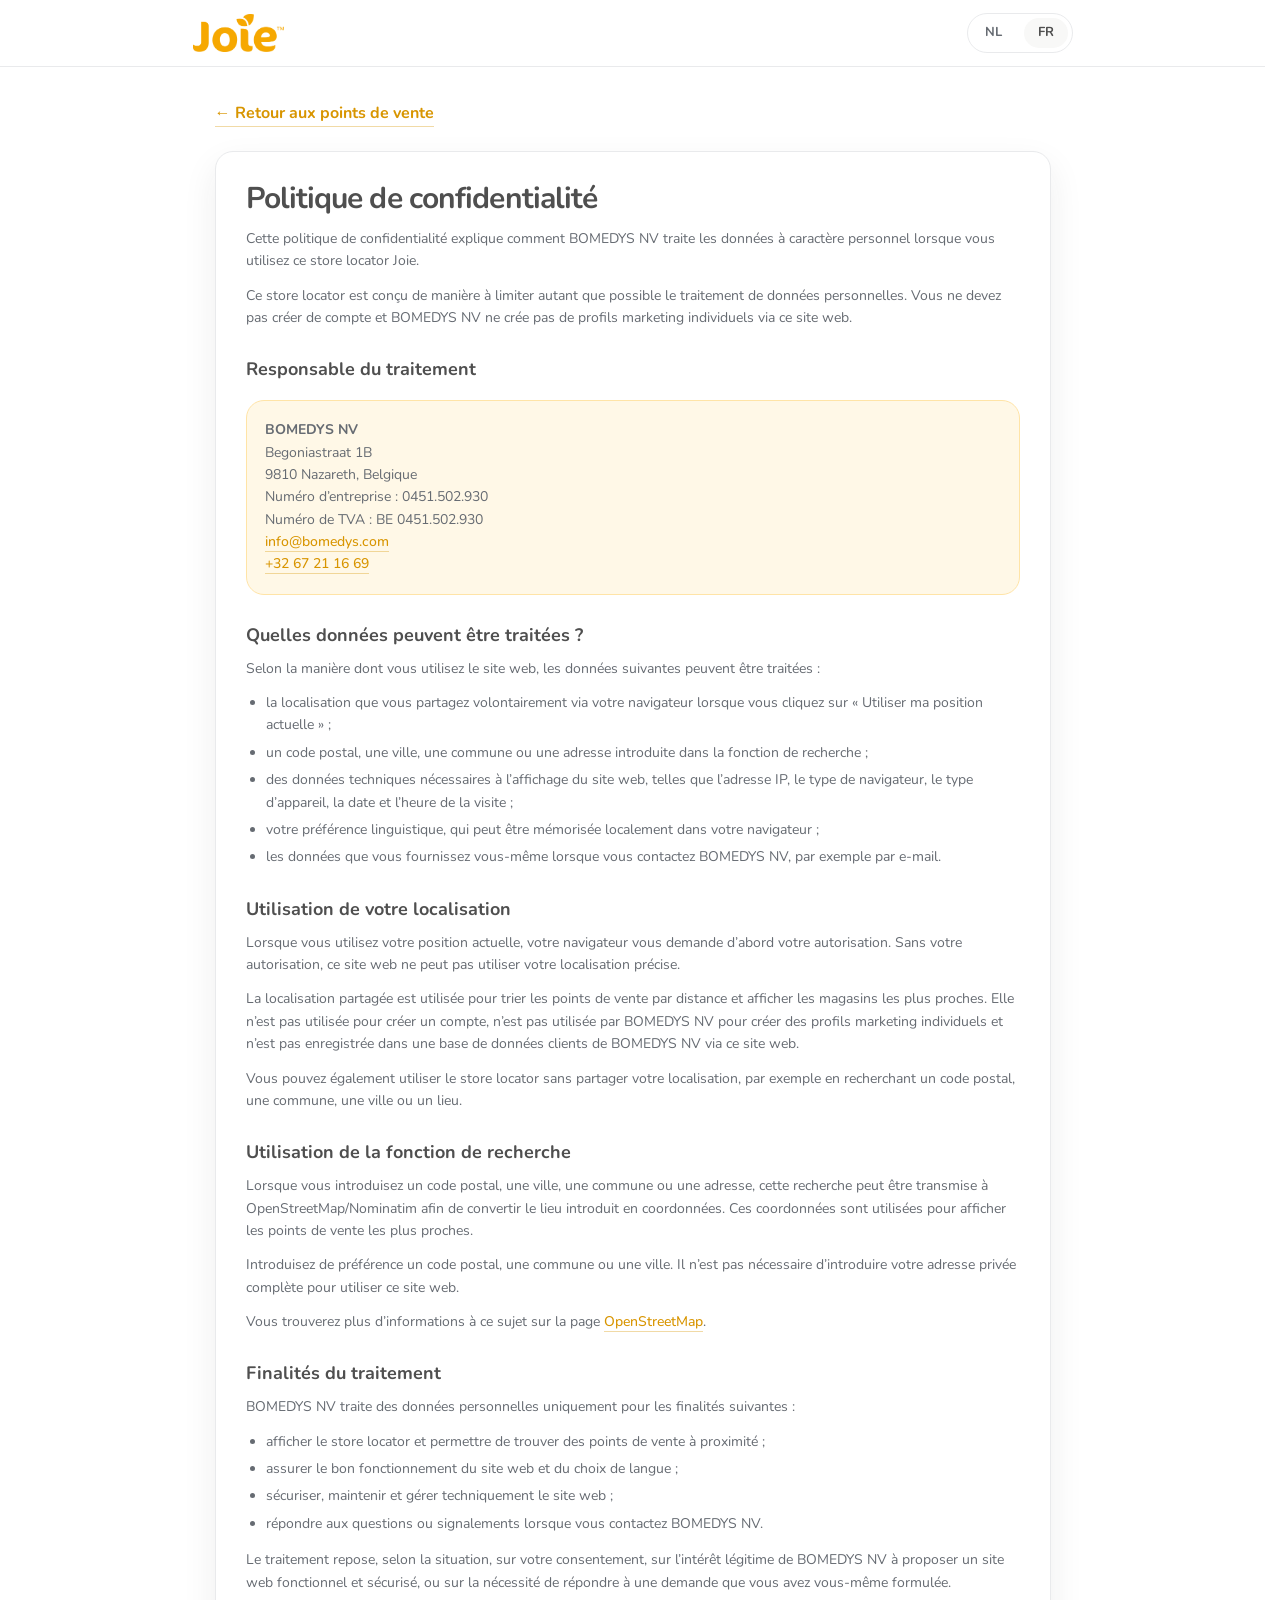
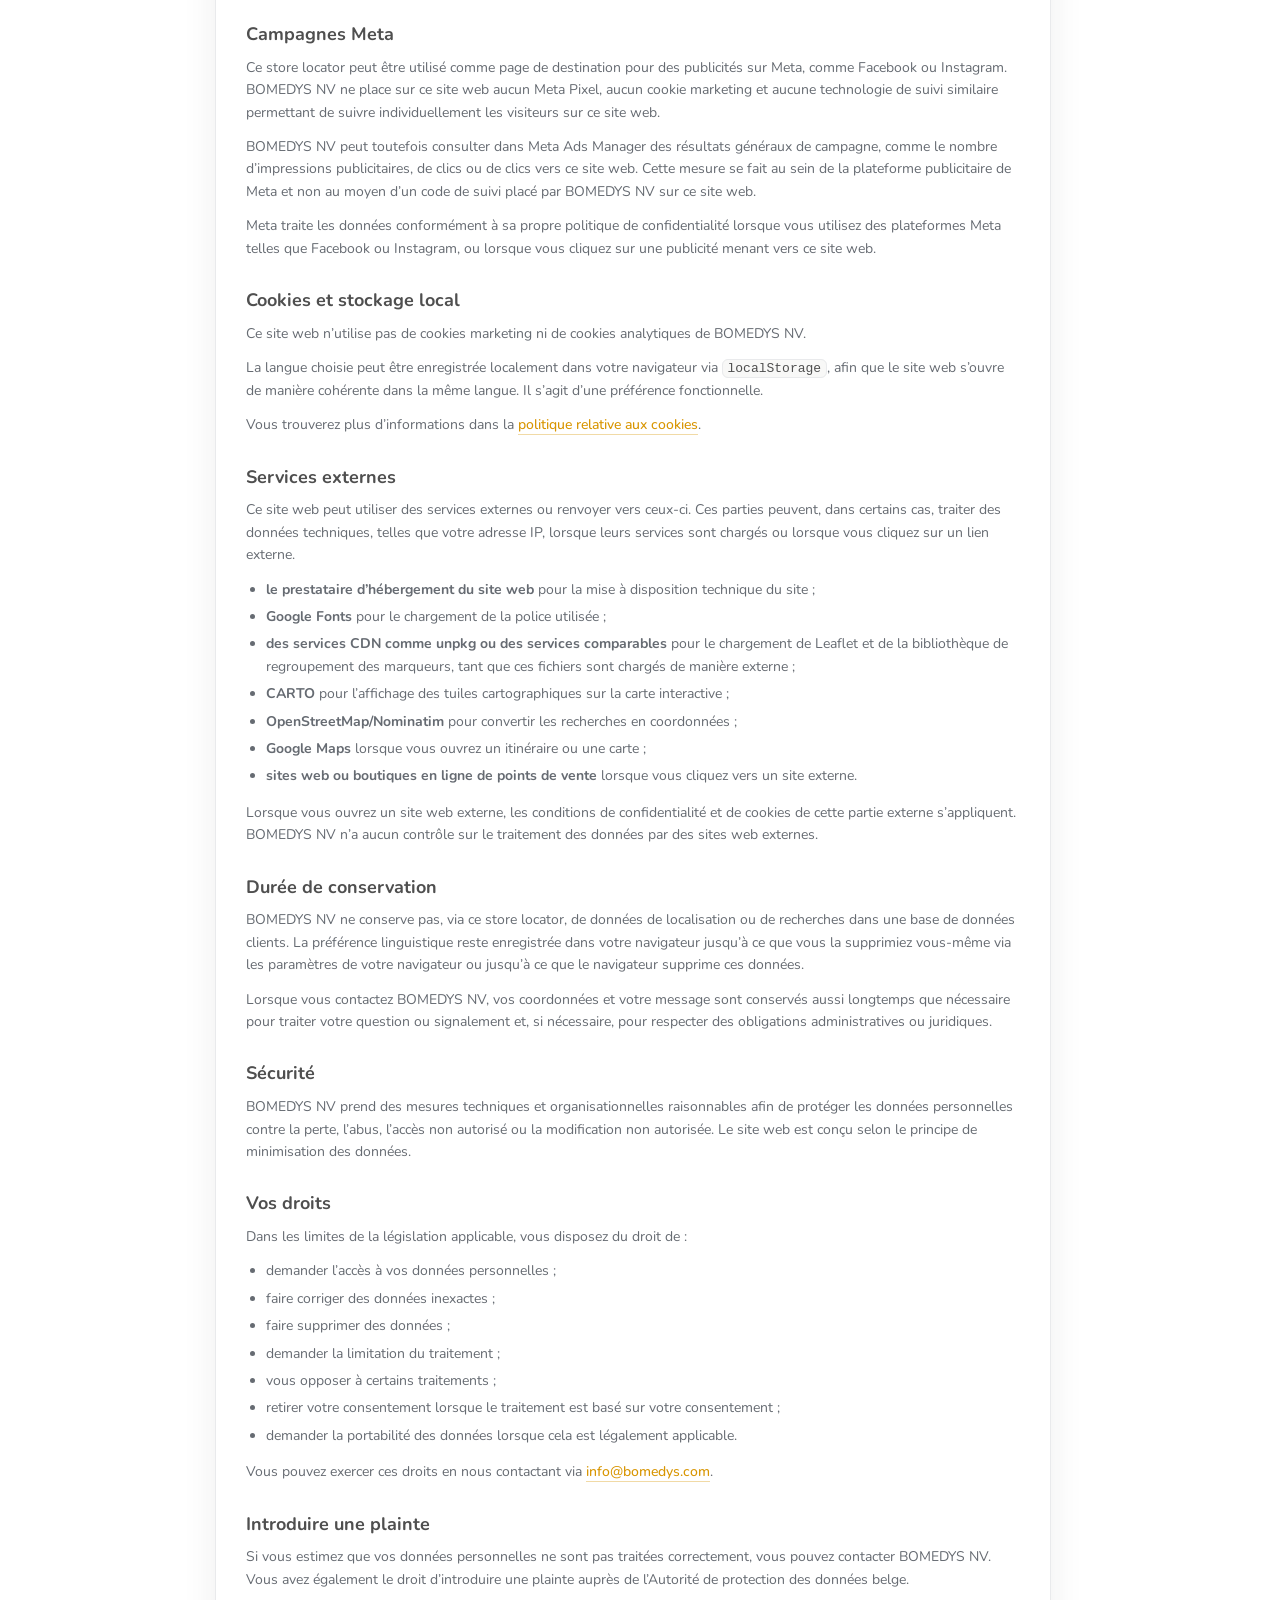
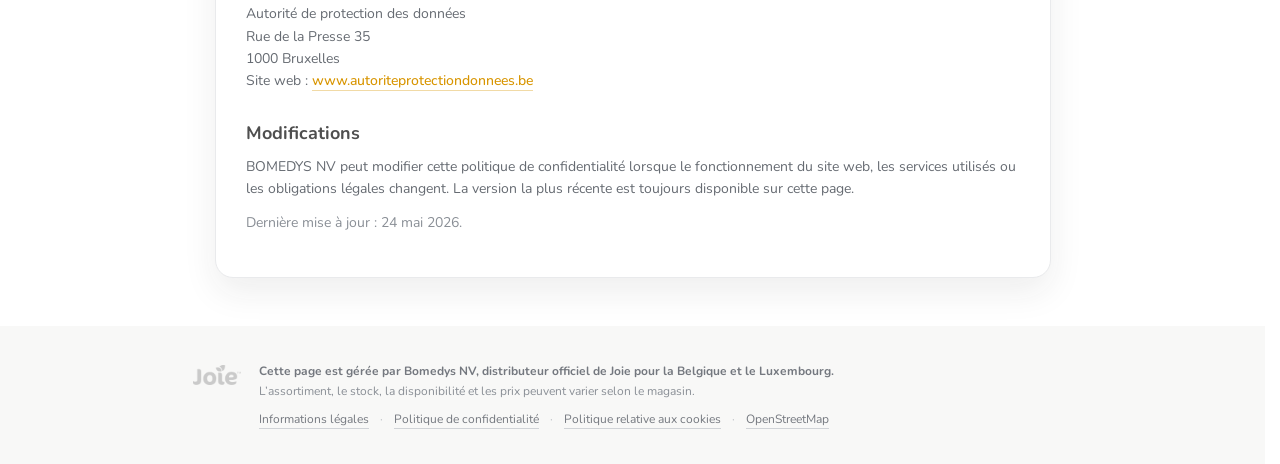
<file: privacy-fr.html>
<!DOCTYPE html>
<html lang="fr">
<head>
  <meta charset="UTF-8">
  <meta name="viewport" content="width=device-width, initial-scale=1.0">
  <title>Politique de confidentialité | Points de vente Joie Belgique et Luxembourg</title>
  <meta name="description" content="Politique de confidentialité du store locator Joie pour la Belgique et le Luxembourg, géré par BOMEDYS NV.">
  <meta name="robots" content="noindex, follow">

  <link rel="preconnect" href="https://fonts.googleapis.com">
  <link rel="preconnect" href="https://fonts.gstatic.com" crossorigin>
  <link href="https://fonts.googleapis.com/css2?family=Nunito:wght@400;500;600;700;800&display=swap" rel="stylesheet">

  <style>
    :root {
      --joie-yellow: #F2A900;
      --joie-yellow-dark: #D89500;
      --joie-blue: #407EC9;
      --text-main: #4F4F4F;
      --text-muted: #666B72;
      --text-soft: #8A8F96;
      --line: #E9EAEC;
      --surface: #FFFFFF;
      --surface-soft: #F8F8F7;
      --surface-warm: #FFF8E7;
      --shadow: 0 14px 34px rgba(35, 37, 41, 0.08);
      --content-width: 880px;
      --page-padding-x: 22px;
      --header-logo-height: 38px;
    }

    * {
      margin: 0;
      padding: 0;
      box-sizing: border-box;
    }

    html {
      scroll-behavior: smooth;
      overflow-y: scroll;
      scrollbar-gutter: stable;
    }

    body {
      min-height: 100vh;
      font-family: 'Nunito', -apple-system, BlinkMacSystemFont, 'Segoe UI', sans-serif;
      background: var(--surface);
      color: var(--text-main);
      line-height: 1.6;
      display: flex;
      flex-direction: column;
    }

    img {
      max-width: 100%;
    }

    a {
      color: inherit;
      text-decoration: none;
    }

    button,
    input {
      font: inherit;
    }

    .top-header {
      width: 100%;
      background: rgba(255, 255, 255, 0.96);
      border-bottom: 1px solid var(--line);
      padding: 13px var(--page-padding-x);
      position: sticky;
      top: 0;
      z-index: 10;
      backdrop-filter: blur(12px);
    }

    .header-content {
      max-width: var(--content-width);
      min-height: var(--header-logo-height);
      margin: 0 auto;
      display: flex;
      align-items: center;
      justify-content: space-between;
      gap: 16px;
    }

    .logo-container {
      height: var(--header-logo-height);
      display: inline-flex;
      align-items: center;
      line-height: 0;
      border-bottom: 0;
    }

    .logo-container img {
      display: block;
      height: 100%;
      width: auto;
      max-width: min(180px, 48vw);
    }

    .language-switch {
      display: flex;
      align-items: center;
      justify-content: center;
      gap: 8px;
      padding: 4px;
      border: 1px solid var(--line);
      border-radius: 999px;
      background: #fff;
    }

    .lang-btn {
      min-width: 44px;
      padding: 7px 13px;
      border: 0;
      border-radius: 999px;
      background: transparent;
      color: var(--text-muted);
      font-size: 13px;
      font-weight: 700;
      line-height: 1.2;
      text-align: center;
      cursor: pointer;
      transition: color 0.2s ease, background-color 0.2s ease;
    }

    .lang-btn:hover {
      color: var(--text-main);
      background: var(--surface-soft);
    }

    .lang-btn.active {
      background: var(--surface-soft);
      color: var(--text-main);
      box-shadow: none;
    }

    .page {
      width: 100%;
      max-width: var(--content-width);
      margin: 0 auto;
      padding: 34px var(--page-padding-x) 20px;
      flex: 1 0 auto;
    }

    .back-link {
      display: inline-flex;
      margin-bottom: 24px;
      font-weight: 700;
      color: var(--joie-yellow-dark);
      border-bottom: 1px solid rgba(216, 149, 0, 0.35);
    }

    .back-link:hover {
      border-bottom-color: var(--joie-yellow-dark);
    }

    .content-card {
      background: #fff;
      border: 1px solid var(--line);
      border-radius: 18px;
      padding: 30px;
      box-shadow: var(--shadow);
      font-size: 14px;
    }

    h1 {
      color: var(--text-main);
      font-size: clamp(24px, 5vw, 30px);
      line-height: 1.12;
      font-weight: 700;
      letter-spacing: -0.03em;
      margin-bottom: 12px;
    }

    h2 {
      font-size: 18px;
      margin: 26px 0 8px;
      font-weight: 700;
      color: var(--text-main);
    }

    p {
      color: var(--text-muted);
      margin-bottom: 12px;
    }

    ul {
      color: var(--text-muted);
      margin: 8px 0 14px 20px;
    }

    li {
      margin-bottom: 5px;
    }

    code {
      font-family: ui-monospace, SFMono-Regular, Menlo, Monaco, Consolas, monospace;
      font-size: 13px;
      background: var(--surface-soft);
      border: 1px solid var(--line);
      border-radius: 6px;
      padding: 1px 5px;
      color: var(--text-main);
    }

    .company-card {
      margin-top: 16px;
      padding: 18px;
      border-radius: 18px;
      background: var(--surface-warm);
      border: 1px solid #FFE4A7;
    }

    .company-card p {
      margin-bottom: 0;
    }

    .content-card a {
      color: var(--joie-yellow-dark);
      font-weight: 500;
      border-bottom: 1px solid rgba(216, 149, 0, 0.35);
    }

    .content-card a:hover {
      border-bottom-color: var(--joie-yellow-dark);
    }

    .small-note {
      font-size: 14px;
      color: var(--text-soft);
      margin-top: 4px;
    }

    .site-footer {
      margin-top: 28px;
      padding: 36px var(--page-padding-x);
      background: var(--surface-soft);
      color: var(--text-soft);
      font-size: 12px;
      line-height: 1.5;
      flex-shrink: 0;
    }

    .footer-content {
      width: 100%;
      max-width: var(--content-width);
      margin: 0 auto;
      display: grid;
      grid-template-columns: auto minmax(0, 1fr);
      gap: 18px;
      align-items: start;
    }

    .footer-logo {
      display: block;
      height: 20px;
      width: auto;
      margin-top: 3px;
      filter: grayscale(100%) contrast(110%);
      opacity: 0.64;
    }

    .footer-body {
      min-width: 0;
      display: flex;
      flex-direction: column;
      gap: 10px;
    }

    .footer-official {
      font-weight: 700;
      color: #74787F;
      margin-bottom: 2px;
    }

    .footer-disclaimer {
      color: var(--text-soft);
      margin-bottom: 0;
    }

    .footer-links {
      display: flex;
      flex-wrap: wrap;
      align-items: center;
      gap: 7px 11px;
      color: #A5A9AF;
    }

    .footer-links a {
      color: #74787F;
      border-bottom: 1px solid #D0D3D7;
    }

    .footer-links a:hover {
      color: var(--joie-yellow-dark);
      border-bottom-color: var(--joie-yellow-dark);
    }

    .footer-separator {
      color: #B8BBC1;
    }

    @media (max-width: 720px) {
      :root {
        --page-padding-x: 16px;
        --header-logo-height: 33px;
      }

      .top-header {
        padding-top: 10px;
        padding-bottom: 10px;
      }

      .header-content {
        position: relative;
        justify-content: center;
      }

      .logo-container {
        position: absolute;
        left: 0;
      }

      .language-switch {
        position: absolute;
        right: 0;
        margin: 0;
      }

      .content-card {
        padding: 22px;
        border-radius: 16px;
      }

      .footer-content {
        grid-template-columns: 1fr;
        text-align: center;
        justify-items: center;
        gap: 12px;
      }

      .site-footer {
        margin-top: 24px;
        padding: 32px 24px;
      }

      .footer-logo {
        margin: 0 auto;
      }

      .footer-body {
        align-items: center;
      }

      .footer-links {
        justify-content: center;
      }

      .lang-btn {
        min-width: 39px;
        padding: 6px 10px;
        font-size: 12px;
      }
    }
  </style>
</head>

<body>
  <header class="top-header">
    <div class="header-content">
      <a class="logo-container" href="./index-fr.html" aria-label="Joie">
        <img src="Joie-Logo.webp" alt="Joie">
      </a>

      <nav class="language-switch" aria-label="Taalkeuze / Choix de langue">
        <a class="lang-btn" href="./privacy.html" hreflang="nl">NL</a>
        <a class="lang-btn active" href="./privacy-fr.html" hreflang="fr">FR</a>
      </nav>
    </div>
  </header>

  <main class="page">
    <a class="back-link" href="./index-fr.html">← Retour aux points de vente</a>

    <article class="content-card">
      <h1>Politique de confidentialité</h1>

      <p>
        Cette politique de confidentialité explique comment BOMEDYS NV traite les données à caractère
        personnel lorsque vous utilisez ce store locator Joie.
      </p>

      <p>
        Ce store locator est conçu de manière à limiter autant que possible le traitement de données personnelles.
        Vous ne devez pas créer de compte et BOMEDYS NV ne crée pas de profils marketing individuels via ce site web.
      </p>


      <h2>Responsable du traitement</h2>

      <div class="company-card">
        <p>
          <strong>BOMEDYS NV</strong><br>Begoniastraat 1B<br>
          9810 Nazareth, Belgique<br>
          Numéro d’entreprise : 0451.502.930<br>
          Numéro de TVA : BE 0451.502.930<br>
          <a href="mailto:info@bomedys.com">info@bomedys.com</a><br>
          <a href="tel:+3267211669">+32 67 21 16 69</a>
        </p>
      </div>

      <h2>Quelles données peuvent être traitées ?</h2>

      <p>
        Selon la manière dont vous utilisez le site web, les données suivantes peuvent être traitées :
      </p>

      <ul>
        <li>la localisation que vous partagez volontairement via votre navigateur lorsque vous cliquez sur « Utiliser ma position actuelle » ;</li>
        <li>un code postal, une ville, une commune ou une adresse introduite dans la fonction de recherche ;</li>
        <li>des données techniques nécessaires à l’affichage du site web, telles que l’adresse IP, le type de navigateur, le type d’appareil, la date et l’heure de la visite ;</li>
        <li>votre préférence linguistique, qui peut être mémorisée localement dans votre navigateur ;</li>
        <li>les données que vous fournissez vous-même lorsque vous contactez BOMEDYS NV, par exemple par e-mail.</li>
      </ul>

      <h2>Utilisation de votre localisation</h2>

      <p>
        Lorsque vous utilisez votre position actuelle, votre navigateur vous demande d’abord votre autorisation.
        Sans votre autorisation, ce site web ne peut pas utiliser votre localisation précise.
      </p>

      <p>
        La localisation partagée est utilisée pour trier les points de vente par distance et afficher les magasins les plus proches.
        Elle n’est pas utilisée pour créer un compte, n’est pas utilisée par BOMEDYS NV pour créer des profils marketing individuels
        et n’est pas enregistrée dans une base de données clients de BOMEDYS NV via ce site web.
      </p>

      <p>
        Vous pouvez également utiliser le store locator sans partager votre localisation, par exemple en recherchant un code postal,
        une commune, une ville ou un lieu.
      </p>

      <h2>Utilisation de la fonction de recherche</h2>

      <p>
        Lorsque vous introduisez un code postal, une ville, une commune ou une adresse, cette recherche peut être transmise à
        OpenStreetMap/Nominatim afin de convertir le lieu introduit en coordonnées. Ces coordonnées sont utilisées pour afficher
        les points de vente les plus proches.
      </p>

      <p>
        Introduisez de préférence un code postal, une commune ou une ville. Il n’est pas nécessaire d’introduire votre adresse
        privée complète pour utiliser ce site web.
      </p>

      <p>
        Vous trouverez plus d’informations à ce sujet sur la page
        <a href="./openstreetmap-fr.html">OpenStreetMap</a>.
      </p>

      <h2>Finalités du traitement</h2>

      <p>
        BOMEDYS NV traite des données personnelles uniquement pour les finalités suivantes :
      </p>

      <ul>
        <li>afficher le store locator et permettre de trouver des points de vente à proximité ;</li>
        <li>assurer le bon fonctionnement du site web et du choix de langue ;</li>
        <li>sécuriser, maintenir et gérer techniquement le site web ;</li>
        <li>répondre aux questions ou signalements lorsque vous contactez BOMEDYS NV.</li>
      </ul>

      <p>
        Le traitement repose, selon la situation, sur votre consentement, sur l’intérêt légitime de BOMEDYS NV à proposer
        un site web fonctionnel et sécurisé, ou sur la nécessité de répondre à une demande que vous avez vous-même formulée.
      </p>

      <h2>Campagnes Meta</h2>

      <p>
        Ce store locator peut être utilisé comme page de destination pour des publicités sur Meta, comme Facebook ou Instagram.
        BOMEDYS NV ne place sur ce site web aucun Meta Pixel, aucun cookie marketing et aucune technologie de suivi similaire
        permettant de suivre individuellement les visiteurs sur ce site web.
      </p>

      <p>
        BOMEDYS NV peut toutefois consulter dans Meta Ads Manager des résultats généraux de campagne, comme le nombre
        d’impressions publicitaires, de clics ou de clics vers ce site web. Cette mesure se fait au sein de la plateforme
        publicitaire de Meta et non au moyen d’un code de suivi placé par BOMEDYS NV sur ce site web.
      </p>

      <p>
        Meta traite les données conformément à sa propre politique de confidentialité lorsque vous utilisez des plateformes
        Meta telles que Facebook ou Instagram, ou lorsque vous cliquez sur une publicité menant vers ce site web.
      </p>

      <h2>Cookies et stockage local</h2>

      <p>
        Ce site web n’utilise pas de cookies marketing ni de cookies analytiques de BOMEDYS NV.
      </p>

      <p>
        La langue choisie peut être enregistrée localement dans votre navigateur via <code>localStorage</code>, afin que
        le site web s’ouvre de manière cohérente dans la même langue. Il s’agit d’une préférence fonctionnelle.
      </p>

      <p>
        Vous trouverez plus d’informations dans la
        <a href="./cookies-fr.html">politique relative aux cookies</a>.
      </p>

      <h2>Services externes</h2>

      <p>
        Ce site web peut utiliser des services externes ou renvoyer vers ceux-ci. Ces parties peuvent, dans certains cas,
        traiter des données techniques, telles que votre adresse IP, lorsque leurs services sont chargés ou lorsque vous cliquez
        sur un lien externe.
      </p>

      <ul>
        <li><strong>le prestataire d’hébergement du site web</strong> pour la mise à disposition technique du site ;</li>
        <li><strong>Google Fonts</strong> pour le chargement de la police utilisée ;</li>
        <li><strong>des services CDN comme unpkg ou des services comparables</strong> pour le chargement de Leaflet et de la bibliothèque de regroupement des marqueurs, tant que ces fichiers sont chargés de manière externe ;</li>
        <li><strong>CARTO</strong> pour l’affichage des tuiles cartographiques sur la carte interactive ;</li>
        <li><strong>OpenStreetMap/Nominatim</strong> pour convertir les recherches en coordonnées ;</li>
        <li><strong>Google Maps</strong> lorsque vous ouvrez un itinéraire ou une carte ;</li>
        <li><strong>sites web ou boutiques en ligne de points de vente</strong> lorsque vous cliquez vers un site externe.</li>
      </ul>

      <p>
        Lorsque vous ouvrez un site web externe, les conditions de confidentialité et de cookies de cette partie externe
        s’appliquent. BOMEDYS NV n’a aucun contrôle sur le traitement des données par des sites web externes.
      </p>

      <h2>Durée de conservation</h2>

      <p>
        BOMEDYS NV ne conserve pas, via ce store locator, de données de localisation ou de recherches dans une base de données clients.
        La préférence linguistique reste enregistrée dans votre navigateur jusqu’à ce que vous la supprimiez vous-même via les paramètres
        de votre navigateur ou jusqu’à ce que le navigateur supprime ces données.
      </p>

      <p>
        Lorsque vous contactez BOMEDYS NV, vos coordonnées et votre message sont conservés aussi longtemps que nécessaire pour traiter
        votre question ou signalement et, si nécessaire, pour respecter des obligations administratives ou juridiques.
      </p>

      <h2>Sécurité</h2>

      <p>
        BOMEDYS NV prend des mesures techniques et organisationnelles raisonnables afin de protéger les données personnelles contre
        la perte, l’abus, l’accès non autorisé ou la modification non autorisée. Le site web est conçu selon le principe de minimisation
        des données.
      </p>

      <h2>Vos droits</h2>

      <p>
        Dans les limites de la législation applicable, vous disposez du droit de :
      </p>

      <ul>
        <li>demander l’accès à vos données personnelles ;</li>
        <li>faire corriger des données inexactes ;</li>
        <li>faire supprimer des données ;</li>
        <li>demander la limitation du traitement ;</li>
        <li>vous opposer à certains traitements ;</li>
        <li>retirer votre consentement lorsque le traitement est basé sur votre consentement ;</li>
        <li>demander la portabilité des données lorsque cela est légalement applicable.</li>
      </ul>

      <p>
        Vous pouvez exercer ces droits en nous contactant via
        <a href="mailto:info@bomedys.com">info@bomedys.com</a>.
      </p>

      <h2>Introduire une plainte</h2>

      <p>
        Si vous estimez que vos données personnelles ne sont pas traitées correctement, vous pouvez contacter BOMEDYS NV.
        Vous avez également le droit d’introduire une plainte auprès de l’Autorité de protection des données belge.
      </p>

      <p>
        Autorité de protection des données<br>Rue de la Presse 35<br>
        1000 Bruxelles<br>
        Site web :
        <a href="https://www.autoriteprotectiondonnees.be" target="_blank" rel="noopener">
          www.autoriteprotectiondonnees.be
        </a>
      </p>

      <h2>Modifications</h2>

      <p>
        BOMEDYS NV peut modifier cette politique de confidentialité lorsque le fonctionnement du site web, les services utilisés
        ou les obligations légales changent. La version la plus récente est toujours disponible sur cette page.
      </p>
            <p class="small-note">
        Dernière mise à jour : 24 mai 2026.
      </p>
    </article>
  </main>

  <footer class="site-footer">
    <div class="footer-content">
      <img class="footer-logo" src="Joie-Logo.webp" alt="Joie">

      <div class="footer-body">
        <div>
          <p class="footer-official">
            Cette page est gérée par Bomedys NV, distributeur officiel de Joie pour la Belgique et le Luxembourg.
          </p>
          <p class="footer-disclaimer">
            L’assortiment, le stock, la disponibilité et les prix peuvent varier selon le magasin.
          </p>
        </div>

        <nav class="footer-links" aria-label="Liens de pied de page">
          <a href="./info-fr.html">Informations légales</a>
          <span class="footer-separator">·</span>
          <a href="./privacy-fr.html">Politique de confidentialité</a>
          <span class="footer-separator">·</span>
          <a href="./cookies-fr.html">Politique relative aux cookies</a>
          <span class="footer-separator">·</span>
          <a href="./openstreetmap-fr.html">OpenStreetMap</a>
        </nav>
      </div>
    </div>
  </footer>

  <script>
    try { window.localStorage.setItem('joie_language', 'fr'); } catch (error) {}
  </script>
</body>
</html>
</file>
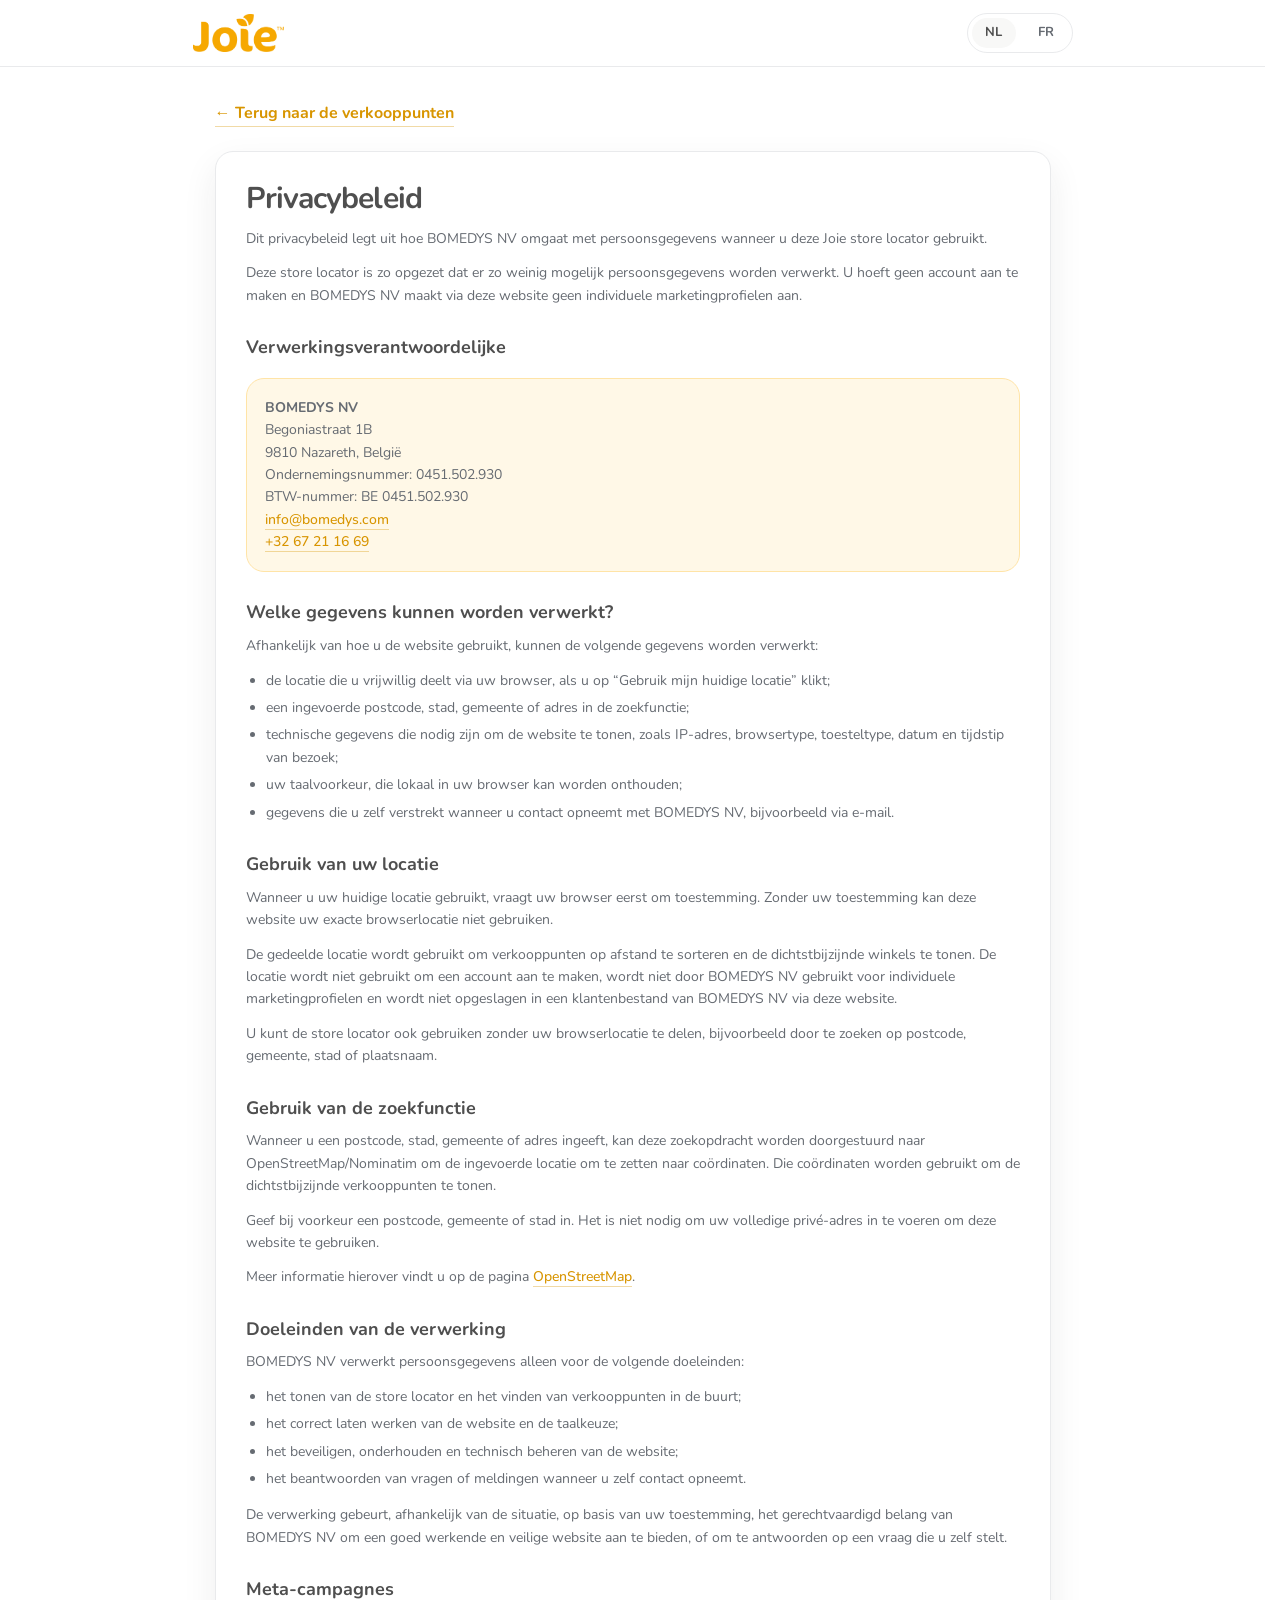
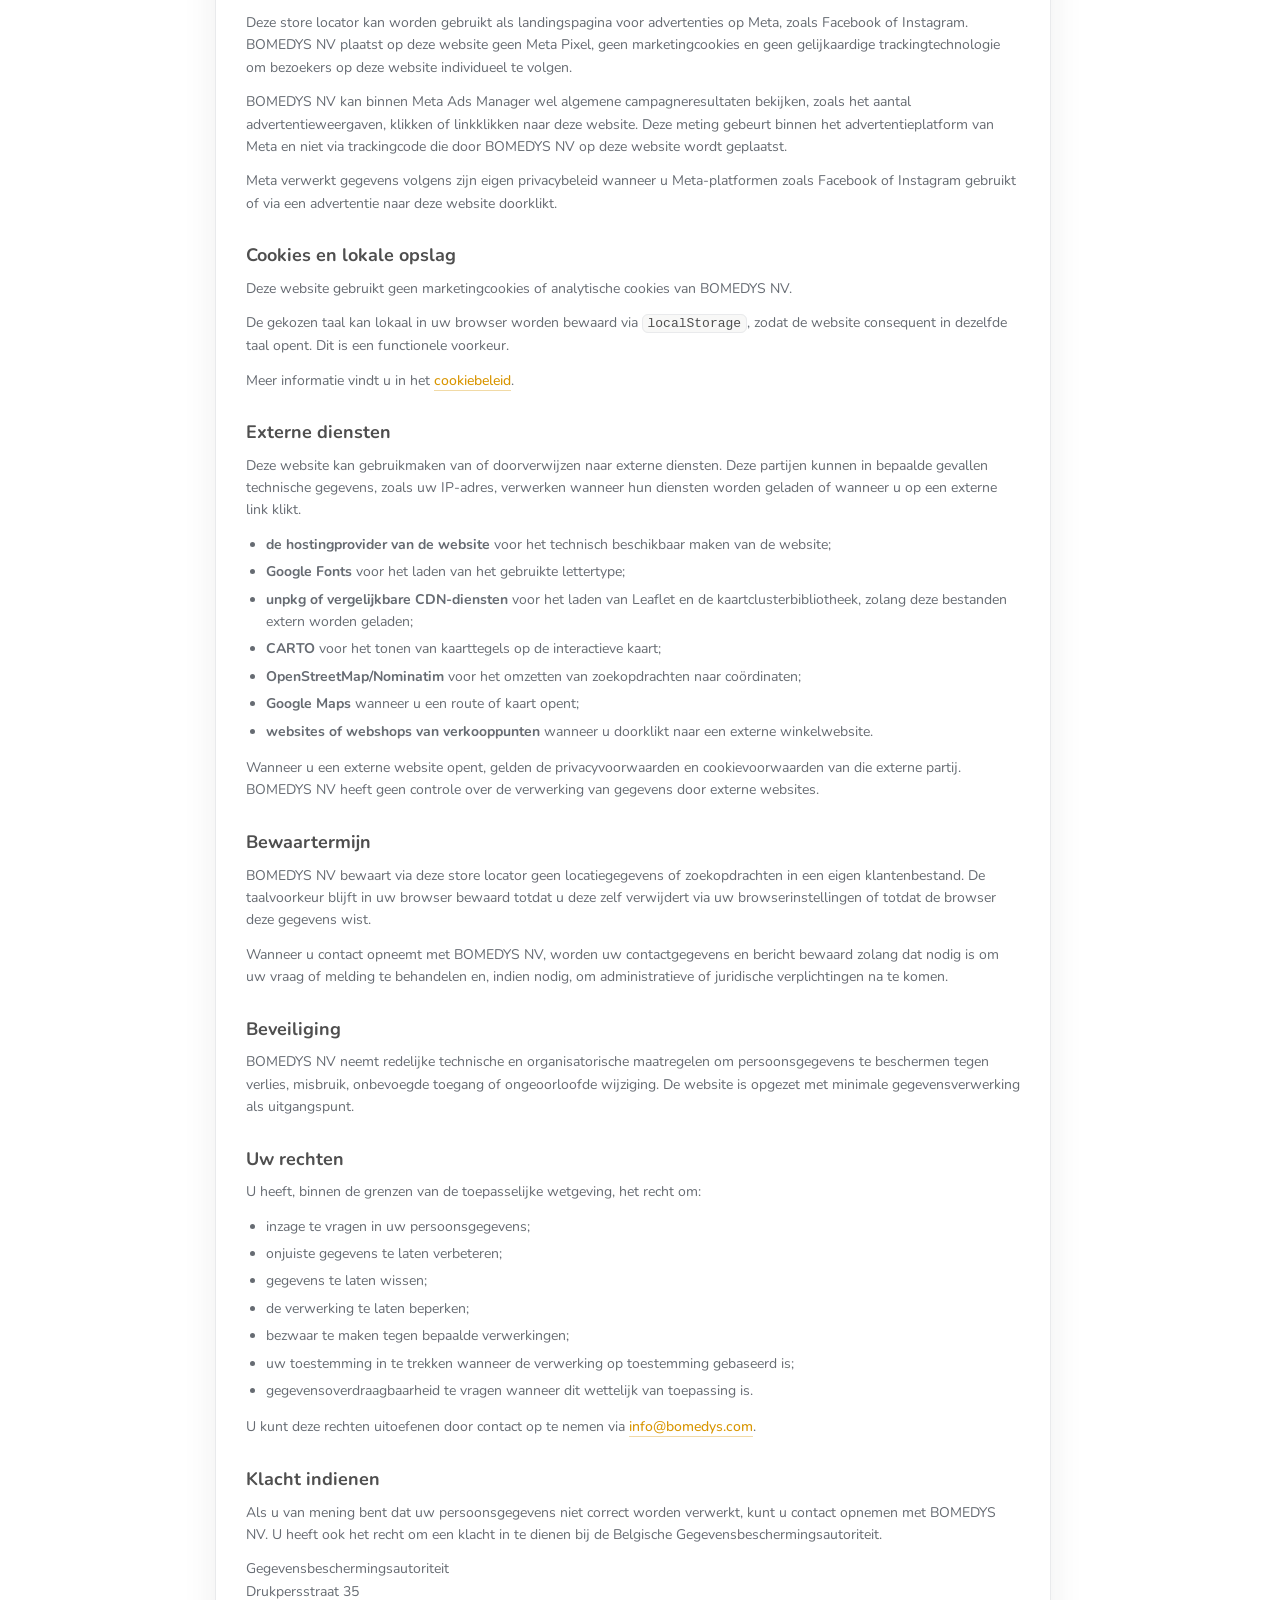
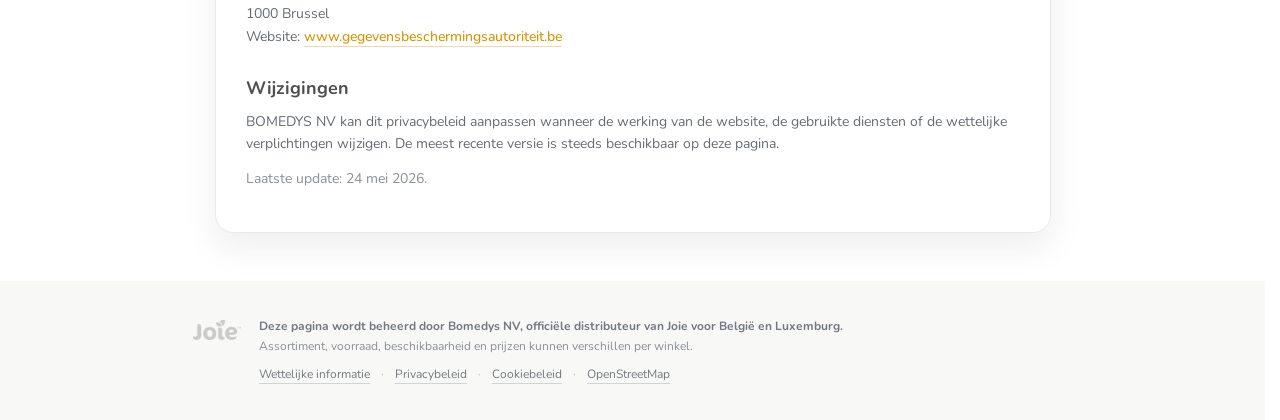
<file: privacy.html>
<!DOCTYPE html>
<html lang="nl">
<head>
  <meta charset="UTF-8">
  <meta name="viewport" content="width=device-width, initial-scale=1.0">
  <title>Privacybeleid | Joie verkooppunten België en Luxemburg</title>
  <meta name="description" content="Privacybeleid van de Joie store locator voor België en Luxemburg, beheerd door BOMEDYS NV.">
  <meta name="robots" content="noindex, follow">

  <link rel="preconnect" href="https://fonts.googleapis.com">
  <link rel="preconnect" href="https://fonts.gstatic.com" crossorigin>
  <link href="https://fonts.googleapis.com/css2?family=Nunito:wght@400;500;600;700;800&display=swap" rel="stylesheet">

  <style>
    :root {
      --joie-yellow: #F2A900;
      --joie-yellow-dark: #D89500;
      --joie-blue: #407EC9;
      --text-main: #4F4F4F;
      --text-muted: #666B72;
      --text-soft: #8A8F96;
      --line: #E9EAEC;
      --surface: #FFFFFF;
      --surface-soft: #F8F8F7;
      --surface-warm: #FFF8E7;
      --shadow: 0 14px 34px rgba(35, 37, 41, 0.08);
      --content-width: 880px;
      --page-padding-x: 22px;
      --header-logo-height: 38px;
    }

    * {
      margin: 0;
      padding: 0;
      box-sizing: border-box;
    }

    html {
      scroll-behavior: smooth;
      overflow-y: scroll;
      scrollbar-gutter: stable;
    }

    body {
      min-height: 100vh;
      font-family: 'Nunito', -apple-system, BlinkMacSystemFont, 'Segoe UI', sans-serif;
      background: var(--surface);
      color: var(--text-main);
      line-height: 1.6;
      display: flex;
      flex-direction: column;
    }

    img {
      max-width: 100%;
    }

    a {
      color: inherit;
      text-decoration: none;
    }

    button,
    input {
      font: inherit;
    }

    .top-header {
      width: 100%;
      background: rgba(255, 255, 255, 0.96);
      border-bottom: 1px solid var(--line);
      padding: 13px var(--page-padding-x);
      position: sticky;
      top: 0;
      z-index: 10;
      backdrop-filter: blur(12px);
    }

    .header-content {
      max-width: var(--content-width);
      min-height: var(--header-logo-height);
      margin: 0 auto;
      display: flex;
      align-items: center;
      justify-content: space-between;
      gap: 16px;
    }

    .logo-container {
      height: var(--header-logo-height);
      display: inline-flex;
      align-items: center;
      line-height: 0;
      border-bottom: 0;
    }

    .logo-container img {
      display: block;
      height: 100%;
      width: auto;
      max-width: min(180px, 48vw);
    }

    .language-switch {
      display: flex;
      align-items: center;
      justify-content: center;
      gap: 8px;
      padding: 4px;
      border: 1px solid var(--line);
      border-radius: 999px;
      background: #fff;
    }

    .lang-btn {
      min-width: 44px;
      padding: 7px 13px;
      border: 0;
      border-radius: 999px;
      background: transparent;
      color: var(--text-muted);
      font-size: 13px;
      font-weight: 700;
      line-height: 1.2;
      text-align: center;
      cursor: pointer;
      transition: color 0.2s ease, background-color 0.2s ease;
    }

    .lang-btn:hover {
      color: var(--text-main);
      background: var(--surface-soft);
    }

    .lang-btn.active {
      background: var(--surface-soft);
      color: var(--text-main);
      box-shadow: none;
    }

    .page {
      width: 100%;
      max-width: var(--content-width);
      margin: 0 auto;
      padding: 34px var(--page-padding-x) 20px;
      flex: 1 0 auto;
    }

    .back-link {
      display: inline-flex;
      margin-bottom: 24px;
      font-weight: 700;
      color: var(--joie-yellow-dark);
      border-bottom: 1px solid rgba(216, 149, 0, 0.35);
    }

    .back-link:hover {
      border-bottom-color: var(--joie-yellow-dark);
    }

    .content-card {
      background: #fff;
      border: 1px solid var(--line);
      border-radius: 18px;
      padding: 30px;
      box-shadow: var(--shadow);
      font-size: 14px;
    }

    h1 {
      color: var(--text-main);
      font-size: clamp(24px, 5vw, 30px);
      line-height: 1.12;
      font-weight: 700;
      letter-spacing: -0.03em;
      margin-bottom: 12px;
    }

    h2 {
      font-size: 18px;
      margin: 26px 0 8px;
      font-weight: 700;
      color: var(--text-main);
    }

    p {
      color: var(--text-muted);
      margin-bottom: 12px;
    }

    ul {
      color: var(--text-muted);
      margin: 8px 0 14px 20px;
    }

    li {
      margin-bottom: 5px;
    }

    code {
      font-family: ui-monospace, SFMono-Regular, Menlo, Monaco, Consolas, monospace;
      font-size: 13px;
      background: var(--surface-soft);
      border: 1px solid var(--line);
      border-radius: 6px;
      padding: 1px 5px;
      color: var(--text-main);
    }

    .company-card {
      margin-top: 16px;
      padding: 18px;
      border-radius: 18px;
      background: var(--surface-warm);
      border: 1px solid #FFE4A7;
    }

    .company-card p {
      margin-bottom: 0;
    }

    .content-card a {
      color: var(--joie-yellow-dark);
      font-weight: 500;
      border-bottom: 1px solid rgba(216, 149, 0, 0.35);
    }

    .content-card a:hover {
      border-bottom-color: var(--joie-yellow-dark);
    }

    .small-note {
      font-size: 14px;
      color: var(--text-soft);
      margin-top: 4px;
    }

    .site-footer {
      margin-top: 28px;
      padding: 36px var(--page-padding-x);
      background: var(--surface-soft);
      color: var(--text-soft);
      font-size: 12px;
      line-height: 1.5;
      flex-shrink: 0;
    }

    .footer-content {
      width: 100%;
      max-width: var(--content-width);
      margin: 0 auto;
      display: grid;
      grid-template-columns: auto minmax(0, 1fr);
      gap: 18px;
      align-items: start;
    }

    .footer-logo {
      display: block;
      height: 20px;
      width: auto;
      margin-top: 3px;
      filter: grayscale(100%) contrast(110%);
      opacity: 0.64;
    }

    .footer-body {
      min-width: 0;
      display: flex;
      flex-direction: column;
      gap: 10px;
    }

    .footer-official {
      font-weight: 700;
      color: #74787F;
      margin-bottom: 2px;
    }

    .footer-disclaimer {
      color: var(--text-soft);
      margin-bottom: 0;
    }

    .footer-links {
      display: flex;
      flex-wrap: wrap;
      align-items: center;
      gap: 7px 11px;
      color: #A5A9AF;
    }

    .footer-links a {
      color: #74787F;
      border-bottom: 1px solid #D0D3D7;
    }

    .footer-links a:hover {
      color: var(--joie-yellow-dark);
      border-bottom-color: var(--joie-yellow-dark);
    }

    .footer-separator {
      color: #B8BBC1;
    }

    @media (max-width: 720px) {
      :root {
        --page-padding-x: 16px;
        --header-logo-height: 33px;
      }

      .top-header {
        padding-top: 10px;
        padding-bottom: 10px;
      }

      .header-content {
        position: relative;
        justify-content: center;
      }

      .logo-container {
        position: absolute;
        left: 0;
      }

      .language-switch {
        position: absolute;
        right: 0;
        margin: 0;
      }

      .content-card {
        padding: 22px;
        border-radius: 16px;
      }

      .footer-content {
        grid-template-columns: 1fr;
        text-align: center;
        justify-items: center;
        gap: 12px;
      }

      .site-footer {
        margin-top: 24px;
        padding: 32px 24px;
      }

      .footer-logo {
        margin: 0 auto;
      }

      .footer-body {
        align-items: center;
      }

      .footer-links {
        justify-content: center;
      }

      .lang-btn {
        min-width: 39px;
        padding: 6px 10px;
        font-size: 12px;
      }
    }
  </style>
</head>

<body>
  <header class="top-header">
    <div class="header-content">
      <a class="logo-container" href="./index.html" aria-label="Joie">
        <img src="Joie-Logo.webp" alt="Joie">
      </a>

      <nav class="language-switch" aria-label="Taalkeuze / Choix de langue">
        <a class="lang-btn active" href="./privacy.html" hreflang="nl">NL</a>
        <a class="lang-btn" href="./privacy-fr.html" hreflang="fr">FR</a>
      </nav>
    </div>
  </header>

  <main class="page">
    <a class="back-link" href="./index.html">← Terug naar de verkooppunten</a>

    <article class="content-card">
      <h1>Privacybeleid</h1>

      <p>
        Dit privacybeleid legt uit hoe BOMEDYS NV omgaat met persoonsgegevens wanneer u deze
        Joie store locator gebruikt.
      </p>

      <p>
        Deze store locator is zo opgezet dat er zo weinig mogelijk persoonsgegevens worden verwerkt. U hoeft geen
        account aan te maken en BOMEDYS NV maakt via deze website geen individuele marketingprofielen aan.
      </p>

      <h2>Verwerkingsverantwoordelijke</h2>

      <div class="company-card">
        <p>
          <strong>BOMEDYS NV</strong><br>Begoniastraat 1B<br>
          9810 Nazareth, België<br>
          Ondernemingsnummer: 0451.502.930<br>
          BTW-nummer: BE 0451.502.930<br>
          <a href="mailto:info@bomedys.com">info@bomedys.com</a><br>
          <a href="tel:+3267211669">+32 67 21 16 69</a>
        </p>
      </div>

      <h2>Welke gegevens kunnen worden verwerkt?</h2>

      <p>
        Afhankelijk van hoe u de website gebruikt, kunnen de volgende gegevens worden verwerkt:
      </p>

      <ul>
        <li>de locatie die u vrijwillig deelt via uw browser, als u op “Gebruik mijn huidige locatie” klikt;</li>
        <li>een ingevoerde postcode, stad, gemeente of adres in de zoekfunctie;</li>
        <li>technische gegevens die nodig zijn om de website te tonen, zoals IP-adres, browsertype, toesteltype, datum en tijdstip van bezoek;</li>
        <li>uw taalvoorkeur, die lokaal in uw browser kan worden onthouden;</li>
        <li>gegevens die u zelf verstrekt wanneer u contact opneemt met BOMEDYS NV, bijvoorbeeld via e-mail.</li>
      </ul>

      <h2>Gebruik van uw locatie</h2>

      <p>
        Wanneer u uw huidige locatie gebruikt, vraagt uw browser eerst om toestemming. Zonder uw toestemming kan deze
        website uw exacte browserlocatie niet gebruiken.
      </p>

      <p>
        De gedeelde locatie wordt gebruikt om verkooppunten op afstand te sorteren en de dichtstbijzijnde winkels te tonen.
        De locatie wordt niet gebruikt om een account aan te maken, wordt niet door BOMEDYS NV gebruikt voor individuele
        marketingprofielen en wordt niet opgeslagen in een klantenbestand van BOMEDYS NV via deze website.
      </p>

      <p>
        U kunt de store locator ook gebruiken zonder uw browserlocatie te delen, bijvoorbeeld door te zoeken op postcode,
        gemeente, stad of plaatsnaam.
      </p>

      <h2>Gebruik van de zoekfunctie</h2>

      <p>
        Wanneer u een postcode, stad, gemeente of adres ingeeft, kan deze zoekopdracht worden doorgestuurd naar
        OpenStreetMap/Nominatim om de ingevoerde locatie om te zetten naar coördinaten. Die coördinaten worden gebruikt
        om de dichtstbijzijnde verkooppunten te tonen.
      </p>

      <p>
        Geef bij voorkeur een postcode, gemeente of stad in. Het is niet nodig om uw volledige privé-adres in te voeren
        om deze website te gebruiken.
      </p>

      <p>
        Meer informatie hierover vindt u op de pagina
        <a href="./openstreetmap.html">OpenStreetMap</a>.
      </p>

      <h2>Doeleinden van de verwerking</h2>

      <p>
        BOMEDYS NV verwerkt persoonsgegevens alleen voor de volgende doeleinden:
      </p>

      <ul>
        <li>het tonen van de store locator en het vinden van verkooppunten in de buurt;</li>
        <li>het correct laten werken van de website en de taalkeuze;</li>
        <li>het beveiligen, onderhouden en technisch beheren van de website;</li>
        <li>het beantwoorden van vragen of meldingen wanneer u zelf contact opneemt.</li>
      </ul>

      <p>
        De verwerking gebeurt, afhankelijk van de situatie, op basis van uw toestemming, het gerechtvaardigd belang van
        BOMEDYS NV om een goed werkende en veilige website aan te bieden, of om te antwoorden op een vraag die u zelf stelt.
      </p>

      <h2>Meta-campagnes</h2>

      <p>
        Deze store locator kan worden gebruikt als landingspagina voor advertenties op Meta, zoals Facebook of Instagram.
        BOMEDYS NV plaatst op deze website geen Meta Pixel, geen marketingcookies en geen gelijkaardige trackingtechnologie
        om bezoekers op deze website individueel te volgen.
      </p>

      <p>
        BOMEDYS NV kan binnen Meta Ads Manager wel algemene campagneresultaten bekijken, zoals het aantal advertentieweergaven,
        klikken of linkklikken naar deze website. Deze meting gebeurt binnen het advertentieplatform van Meta en niet via
        trackingcode die door BOMEDYS NV op deze website wordt geplaatst.
      </p>

      <p>
        Meta verwerkt gegevens volgens zijn eigen privacybeleid wanneer u Meta-platformen zoals Facebook of Instagram gebruikt
        of via een advertentie naar deze website doorklikt.
      </p>

      <h2>Cookies en lokale opslag</h2>

      <p>
        Deze website gebruikt geen marketingcookies of analytische cookies van BOMEDYS NV.
      </p>

      <p>
        De gekozen taal kan lokaal in uw browser worden bewaard via <code>localStorage</code>, zodat de website consequent
        in dezelfde taal opent. Dit is een functionele voorkeur.
      </p>

      <p>
        Meer informatie vindt u in het
        <a href="./cookies.html">cookiebeleid</a>.
      </p>

      <h2>Externe diensten</h2>

      <p>
        Deze website kan gebruikmaken van of doorverwijzen naar externe diensten. Deze partijen kunnen in bepaalde gevallen
        technische gegevens, zoals uw IP-adres, verwerken wanneer hun diensten worden geladen of wanneer u op een externe link klikt.
      </p>

      <ul>
        <li><strong>de hostingprovider van de website</strong> voor het technisch beschikbaar maken van de website;</li>
        <li><strong>Google Fonts</strong> voor het laden van het gebruikte lettertype;</li>
        <li><strong>unpkg of vergelijkbare CDN-diensten</strong> voor het laden van Leaflet en de kaartclusterbibliotheek, zolang deze bestanden extern worden geladen;</li>
        <li><strong>CARTO</strong> voor het tonen van kaarttegels op de interactieve kaart;</li>
        <li><strong>OpenStreetMap/Nominatim</strong> voor het omzetten van zoekopdrachten naar coördinaten;</li>
        <li><strong>Google Maps</strong> wanneer u een route of kaart opent;</li>
        <li><strong>websites of webshops van verkooppunten</strong> wanneer u doorklikt naar een externe winkelwebsite.</li>
      </ul>

      <p>
        Wanneer u een externe website opent, gelden de privacyvoorwaarden en cookievoorwaarden van die externe partij.
        BOMEDYS NV heeft geen controle over de verwerking van gegevens door externe websites.
      </p>

      <h2>Bewaartermijn</h2>

      <p>
        BOMEDYS NV bewaart via deze store locator geen locatiegegevens of zoekopdrachten in een eigen klantenbestand.
        De taalvoorkeur blijft in uw browser bewaard totdat u deze zelf verwijdert via uw browserinstellingen of totdat
        de browser deze gegevens wist.
      </p>

      <p>
        Wanneer u contact opneemt met BOMEDYS NV, worden uw contactgegevens en bericht bewaard zolang dat nodig is om uw
        vraag of melding te behandelen en, indien nodig, om administratieve of juridische verplichtingen na te komen.
      </p>

      <h2>Beveiliging</h2>

      <p>
        BOMEDYS NV neemt redelijke technische en organisatorische maatregelen om persoonsgegevens te beschermen tegen verlies,
        misbruik, onbevoegde toegang of ongeoorloofde wijziging. De website is opgezet met minimale gegevensverwerking als uitgangspunt.
      </p>

      <h2>Uw rechten</h2>

      <p>
        U heeft, binnen de grenzen van de toepasselijke wetgeving, het recht om:
      </p>

      <ul>
        <li>inzage te vragen in uw persoonsgegevens;</li>
        <li>onjuiste gegevens te laten verbeteren;</li>
        <li>gegevens te laten wissen;</li>
        <li>de verwerking te laten beperken;</li>
        <li>bezwaar te maken tegen bepaalde verwerkingen;</li>
        <li>uw toestemming in te trekken wanneer de verwerking op toestemming gebaseerd is;</li>
        <li>gegevensoverdraagbaarheid te vragen wanneer dit wettelijk van toepassing is.</li>
      </ul>

      <p>
        U kunt deze rechten uitoefenen door contact op te nemen via
        <a href="mailto:info@bomedys.com">info@bomedys.com</a>.
      </p>

      <h2>Klacht indienen</h2>

      <p>
        Als u van mening bent dat uw persoonsgegevens niet correct worden verwerkt, kunt u contact opnemen met BOMEDYS NV.
        U heeft ook het recht om een klacht in te dienen bij de Belgische Gegevensbeschermingsautoriteit.
      </p>

      <p>
        Gegevensbeschermingsautoriteit<br>Drukpersstraat 35<br>
        1000 Brussel<br>
        Website:
        <a href="https://www.gegevensbeschermingsautoriteit.be" target="_blank" rel="noopener">
          www.gegevensbeschermingsautoriteit.be
        </a>
      </p>

      <h2>Wijzigingen</h2>

      <p>
        BOMEDYS NV kan dit privacybeleid aanpassen wanneer de werking van de website, de gebruikte diensten of de wettelijke
        verplichtingen wijzigen. De meest recente versie is steeds beschikbaar op deze pagina.
      </p>
            <p class="small-note">
        Laatste update: 24 mei 2026.
      </p>
    </article>
  </main>

  <footer class="site-footer">
    <div class="footer-content">
      <img class="footer-logo" src="Joie-Logo.webp" alt="Joie">

      <div class="footer-body">
        <div>
          <p class="footer-official">
            Deze pagina wordt beheerd door Bomedys NV, officiële distributeur van Joie voor België en Luxemburg.
          </p>
          <p class="footer-disclaimer">
            Assortiment, voorraad, beschikbaarheid en prijzen kunnen verschillen per winkel.
          </p>
        </div>

        <nav class="footer-links" aria-label="Footer links">
          <a href="./info.html">Wettelijke informatie</a>
          <span class="footer-separator">·</span>
          <a href="./privacy.html">Privacybeleid</a>
          <span class="footer-separator">·</span>
          <a href="./cookies.html">Cookiebeleid</a>
          <span class="footer-separator">·</span>
          <a href="./openstreetmap.html">OpenStreetMap</a>
        </nav>
      </div>
    </div>
  </footer>

  <script>
    try { window.localStorage.setItem('joie_language', 'nl'); } catch (error) {}
  </script>
</body>
</html>
</file>
